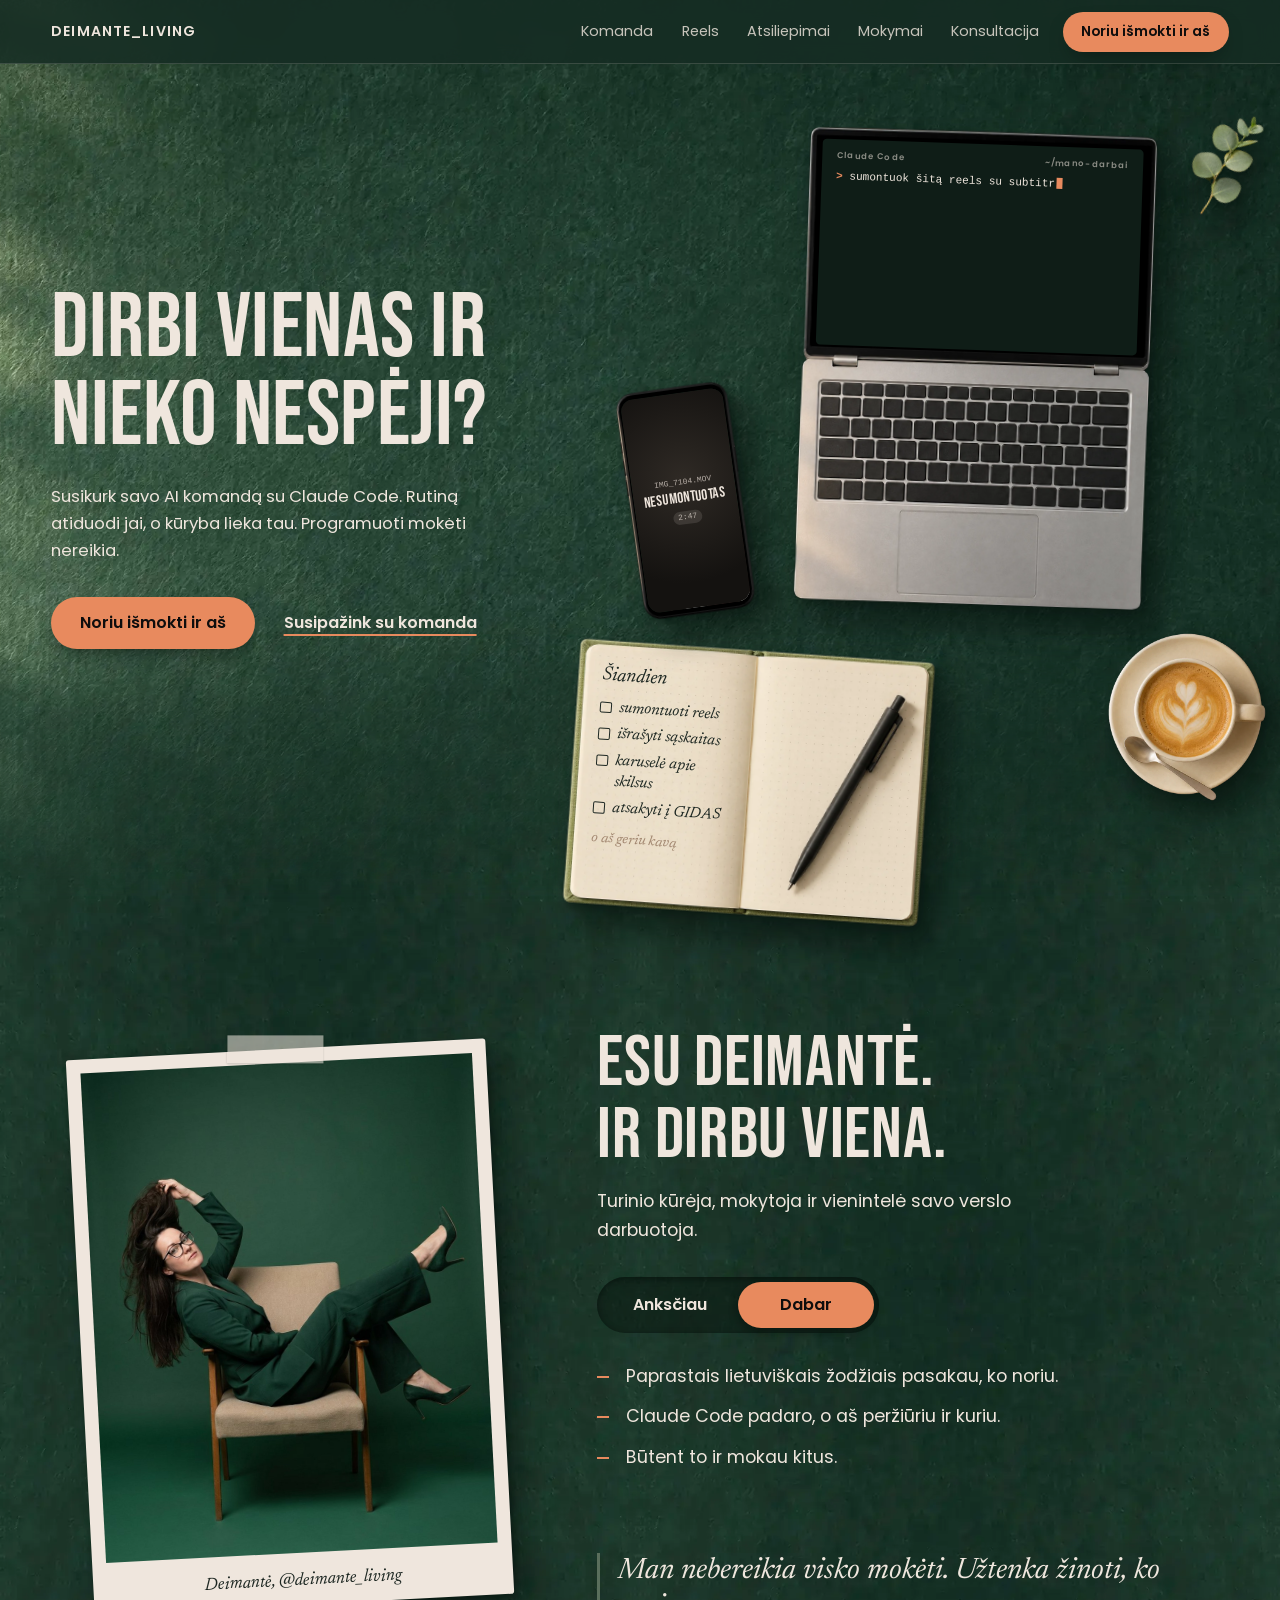
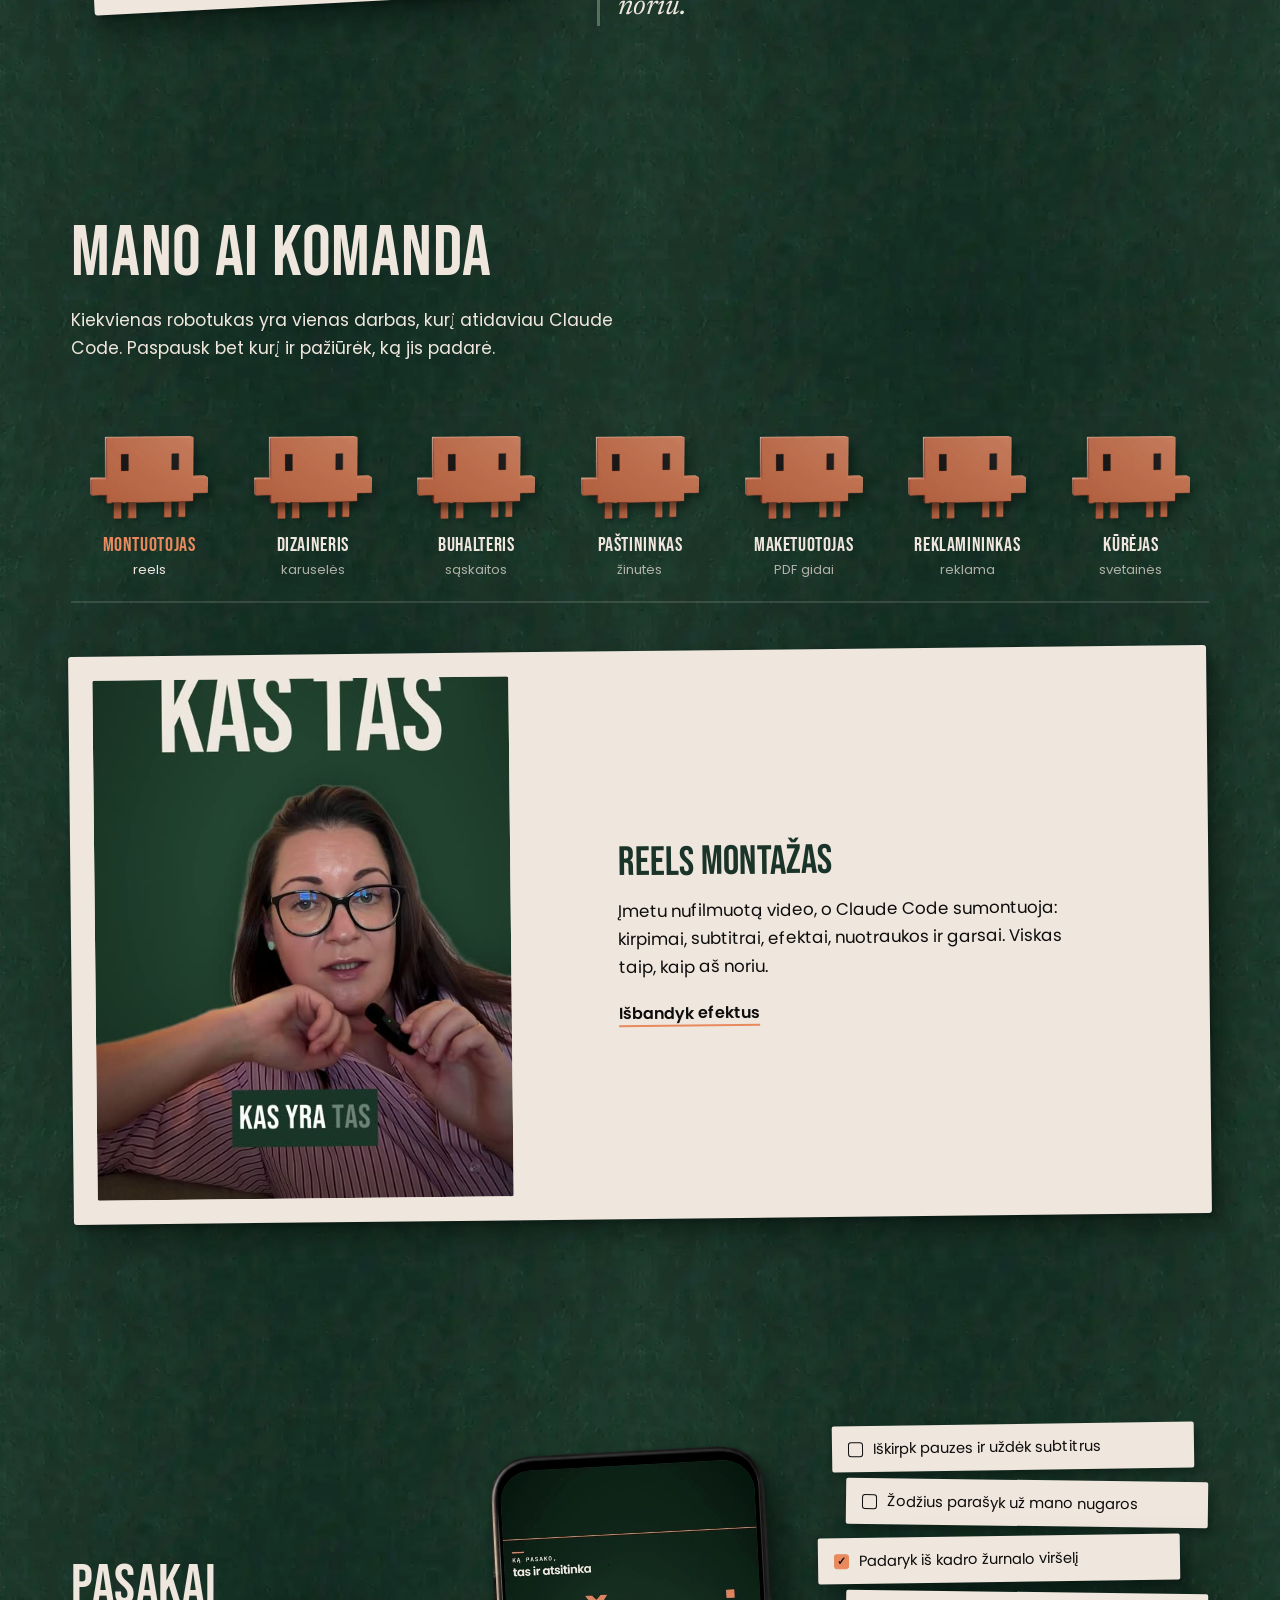
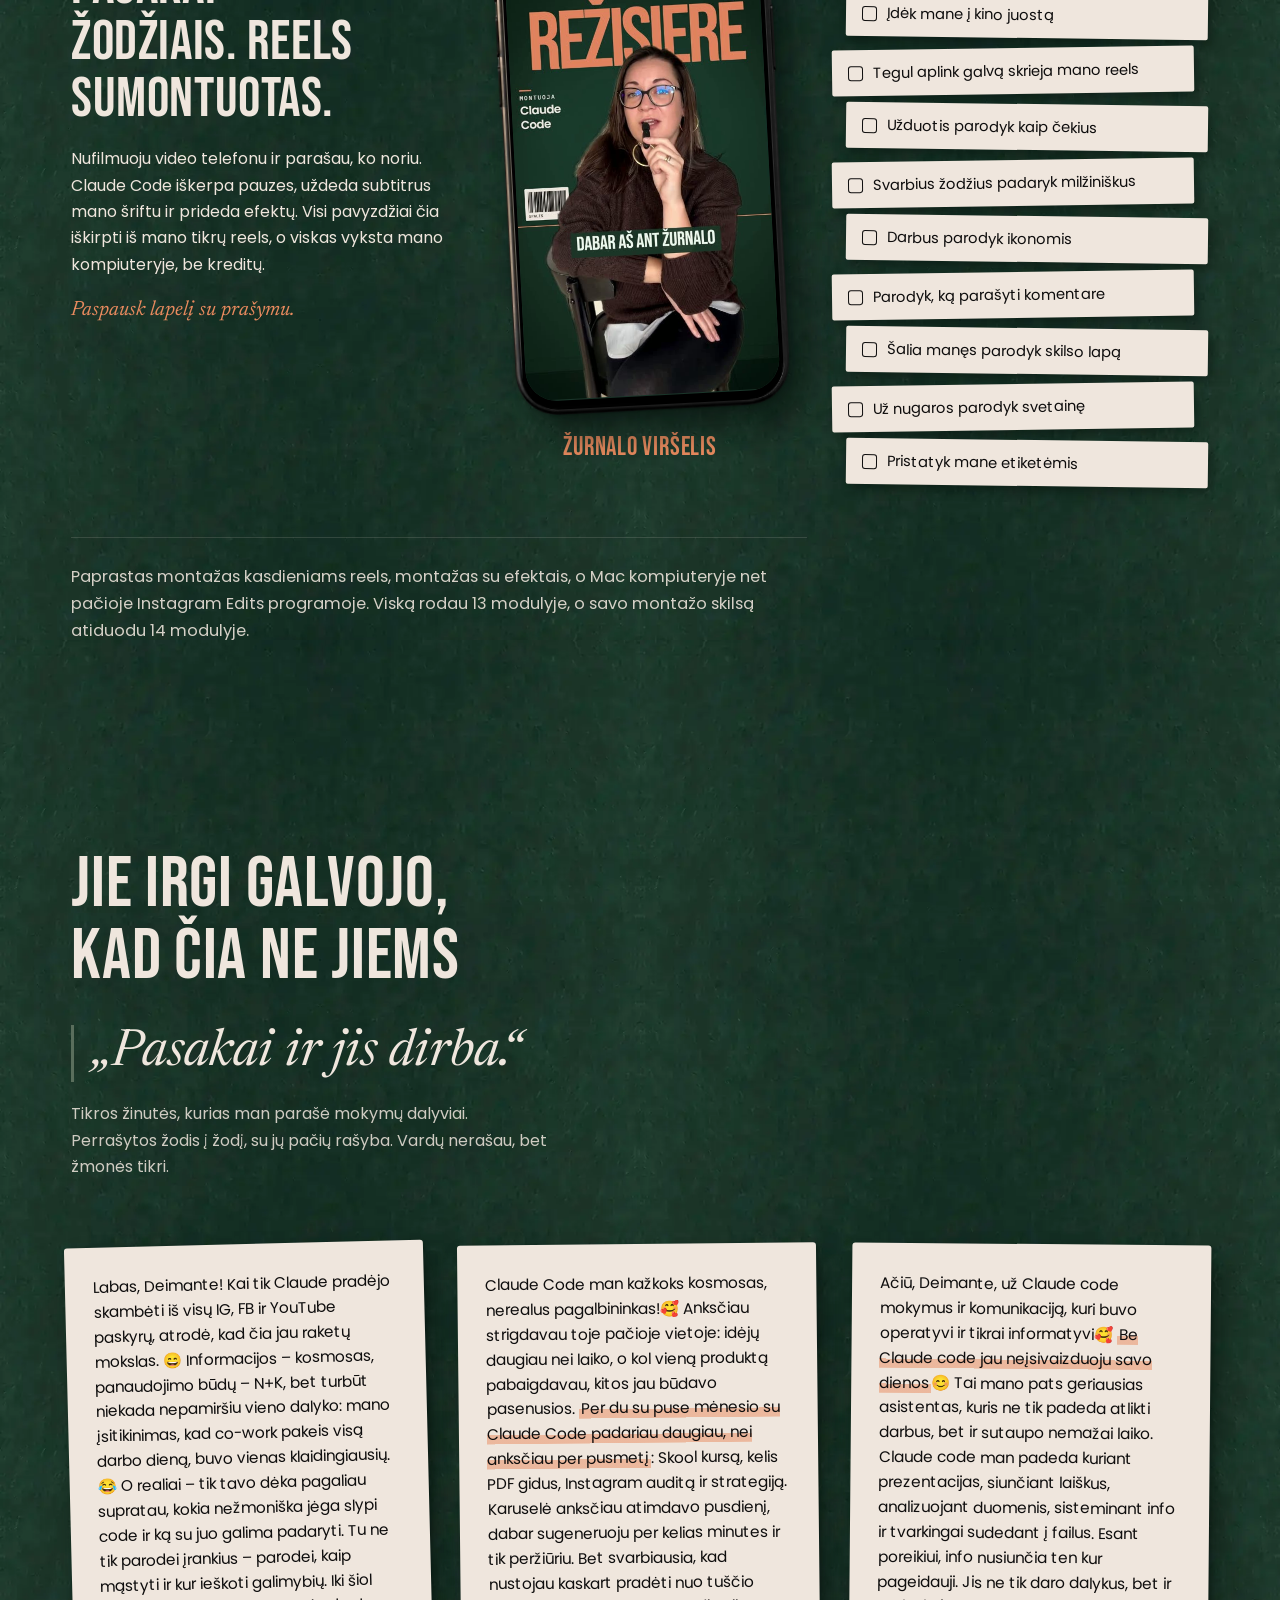
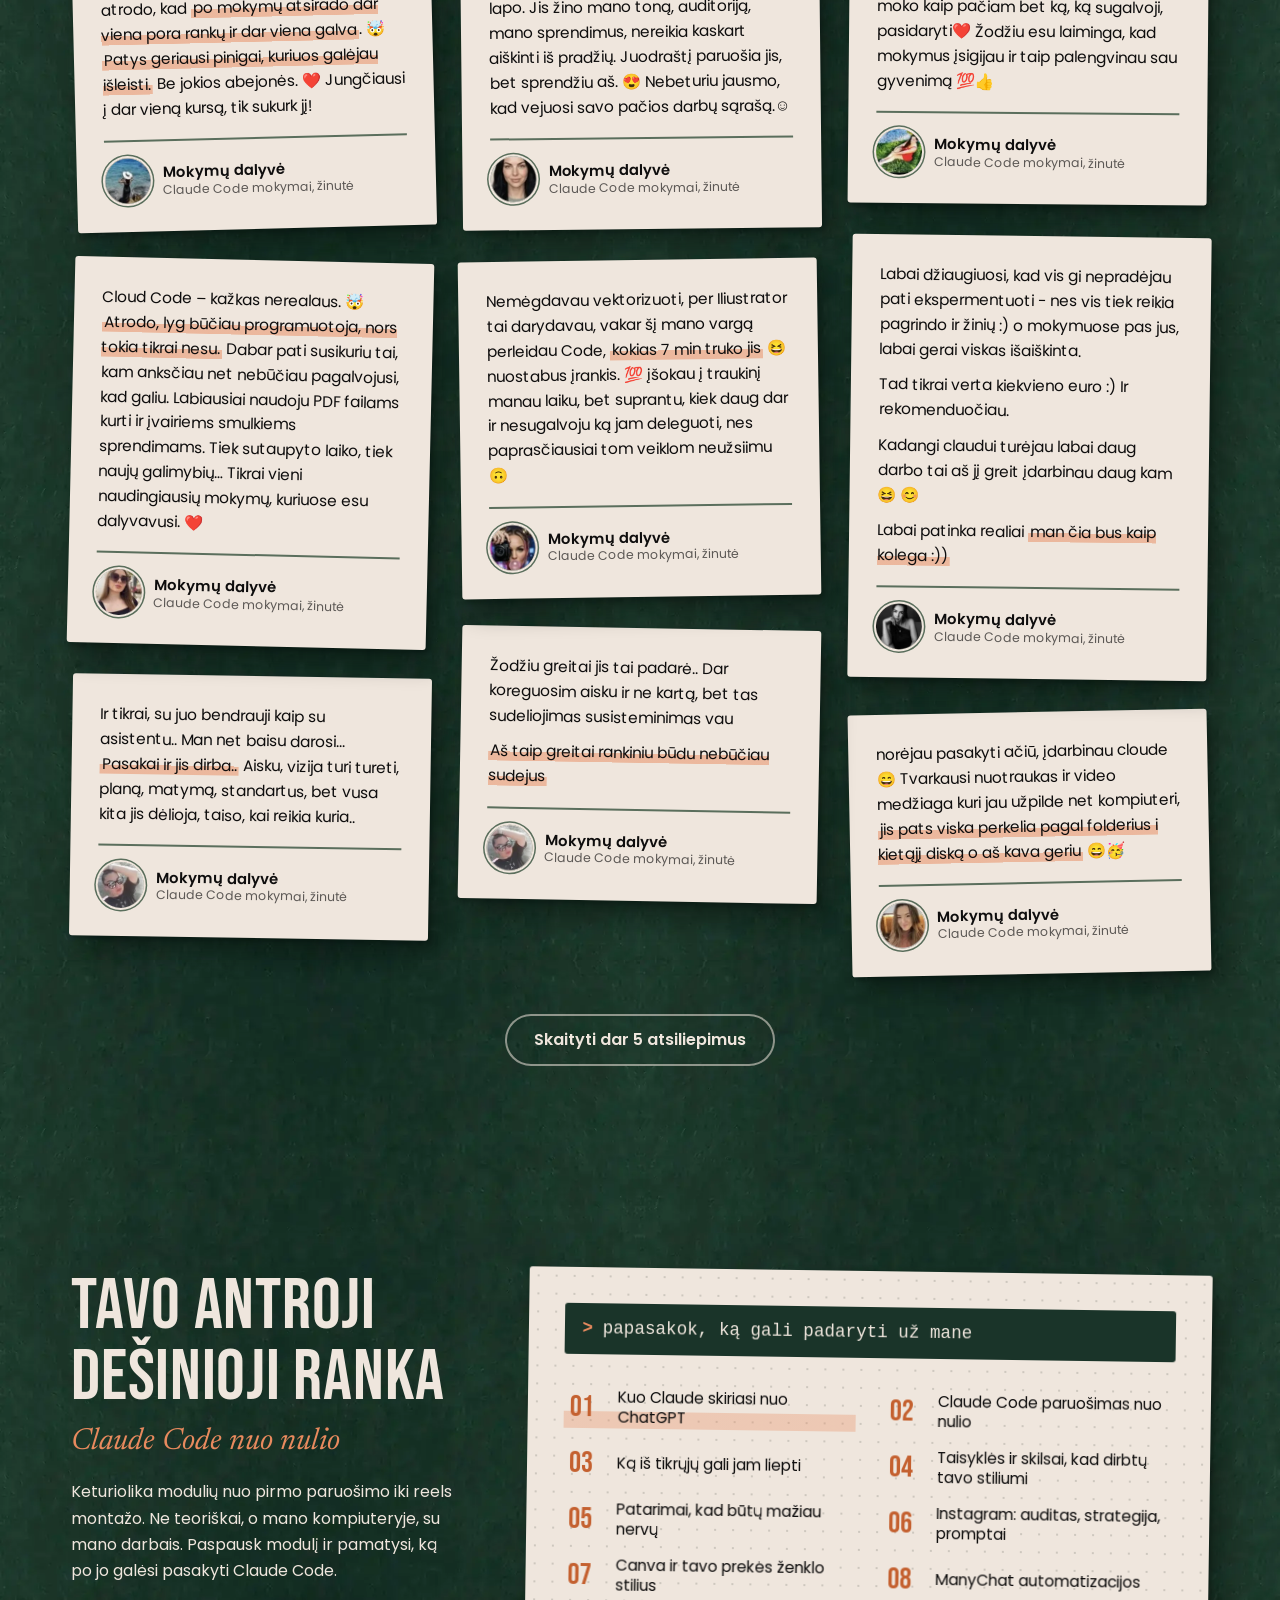
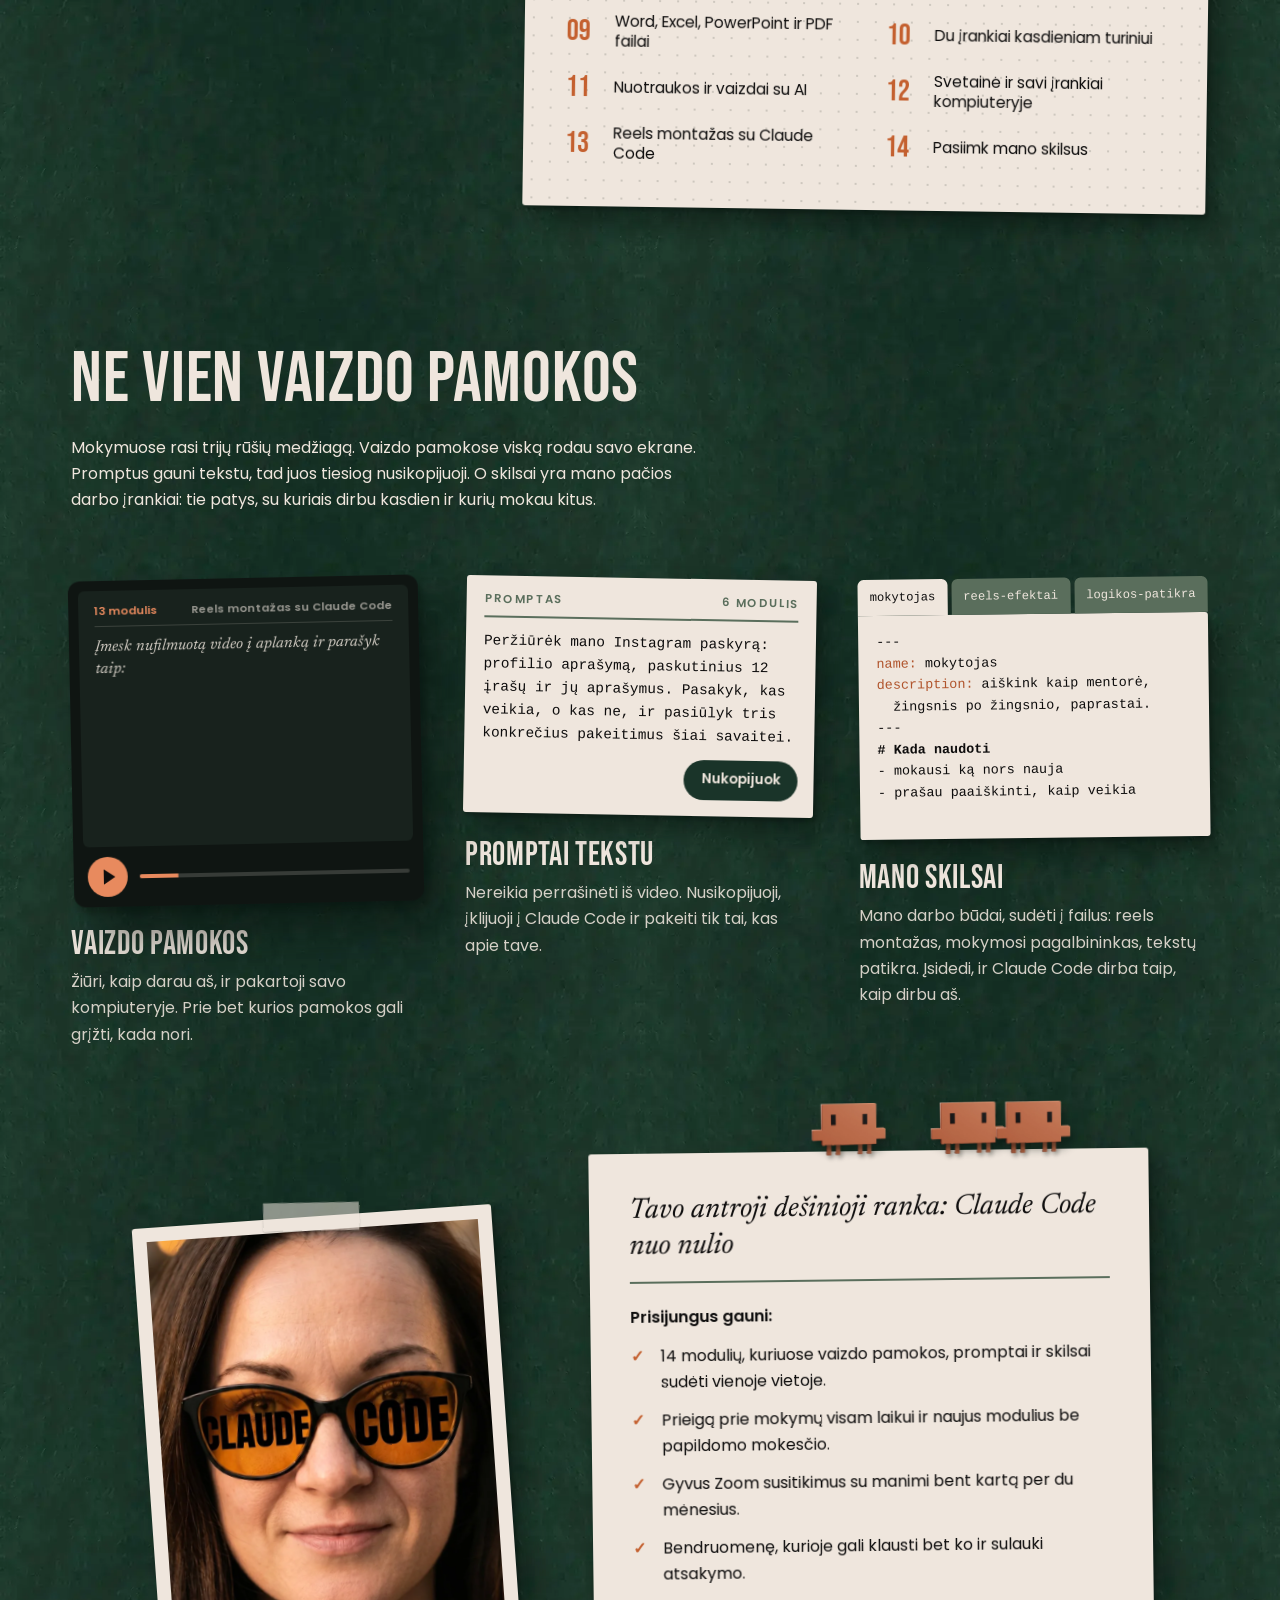
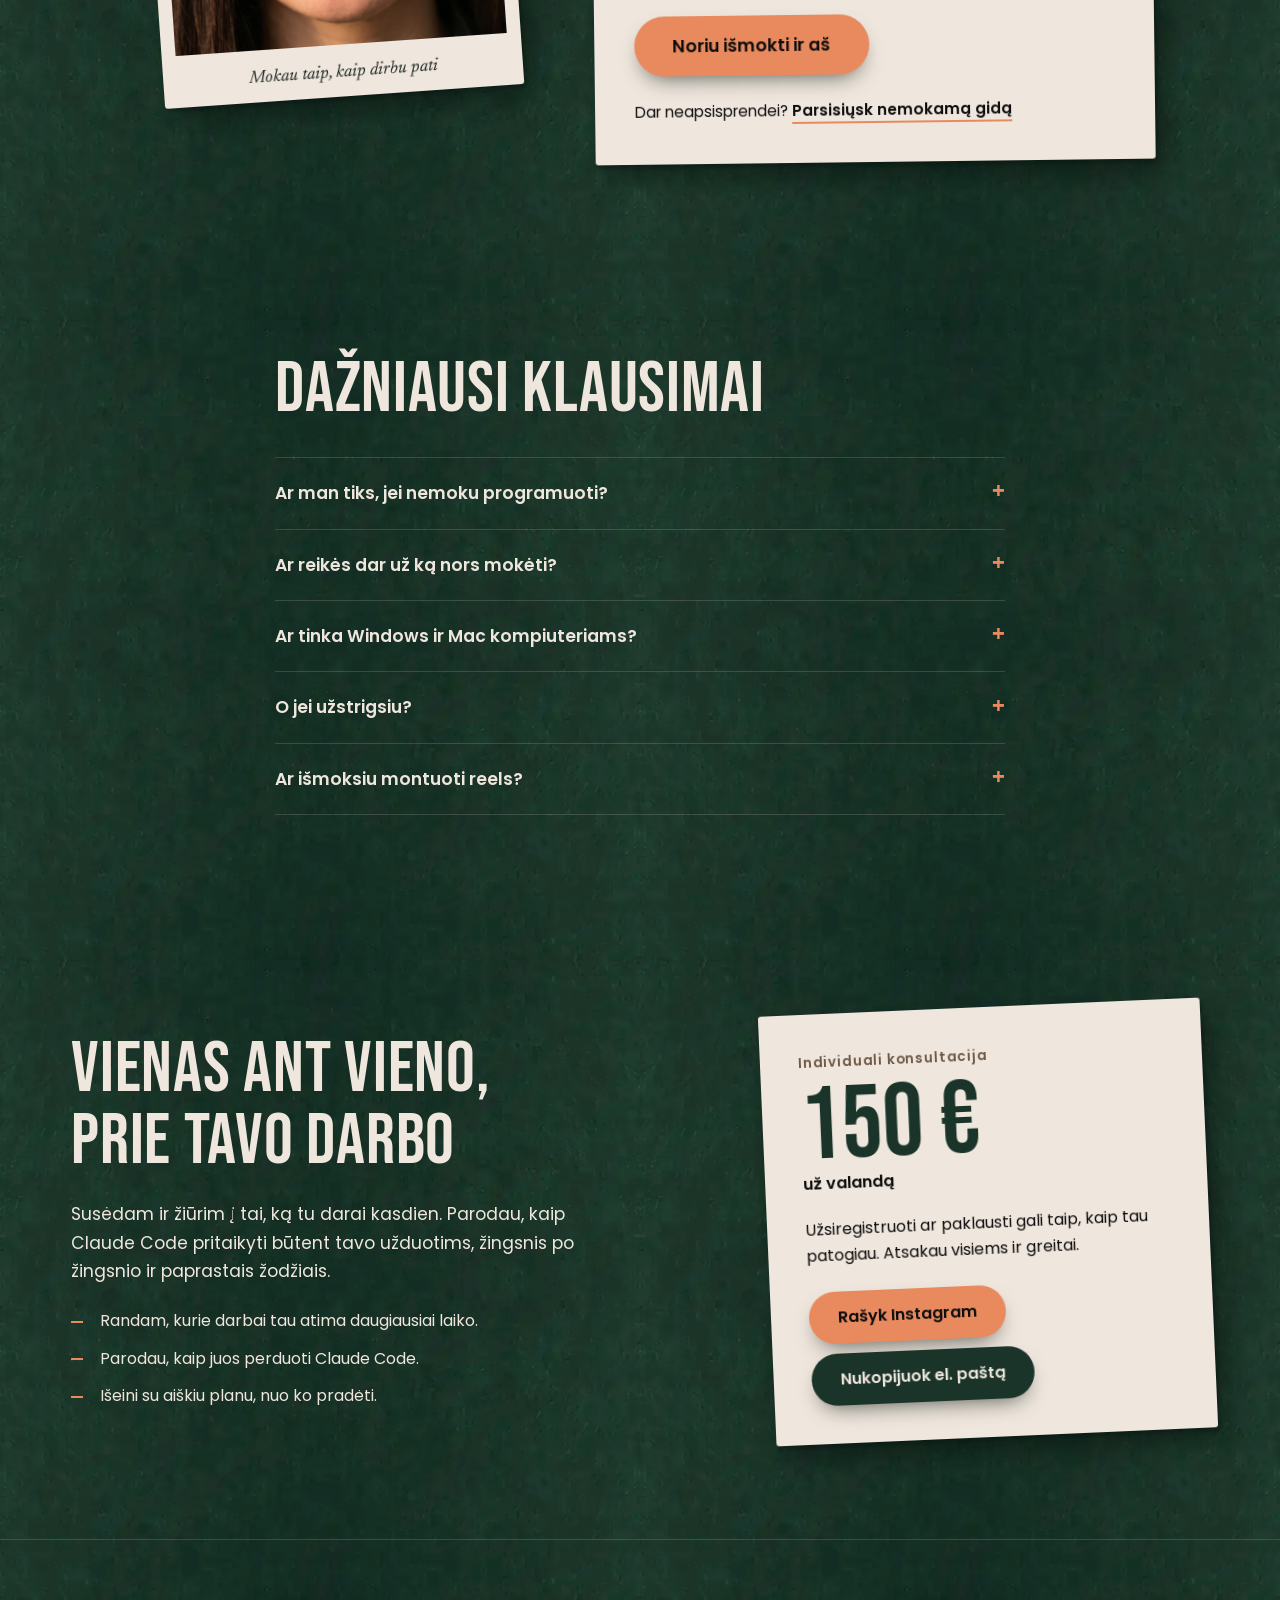
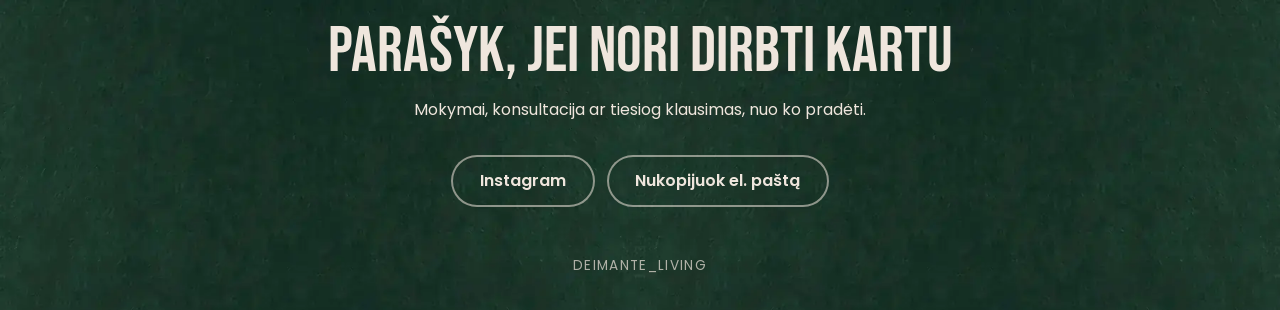
<file: index.html>
<!doctype html>
<html lang="lt">
<head>
<meta charset="utf-8">
<meta name="viewport" content="width=device-width, initial-scale=1">
<title>Dirbi vienas ir nieko nespėji? | @deimante_living</title>
<meta name="description" content="Susikurk savo AI komandą su Claude Code. Rutiną atiduodi jai, kūryba lieka tau. Mokymai lietuviškai, nuo nulio, programuoti mokėti nereikia.">
<meta name="theme-color" content="#1a3429">
<meta property="og:title" content="Dirbi vienas ir nieko nespėji? Susikurk savo AI komandą su Claude Code.">
<meta property="og:description" content="Reels montažas, karuselės, sąskaitos, automatinės žinutės ir net ši svetainė. Mokymai ir individualios konsultacijos. @deimante_living">
<meta property="og:image" content="media/portretas.jpg">
<link rel="preconnect" href="https://fonts.googleapis.com">
<link rel="preconnect" href="https://fonts.gstatic.com" crossorigin>
<link href="https://fonts.googleapis.com/css2?family=Bebas+Neue&family=Newsreader:ital,opsz,wght@1,6..72,400&family=Poppins:wght@400;600&display=swap" rel="stylesheet">
<link rel="preload" as="image" href="media/stalas/kilimelis.webp">
<link rel="stylesheet" href="style.css?v=stalas-15">
<!--
THESIS: svetainė yra Deimantės darbo stalas iš viršaus. Ne skyrių kaladė su kortelėmis, o vienas stalas, ant kurio Claude Code komanda (oranžiniai robotukai) atlieka tikrus darbus.
OWN-WORLD: gilios žalios veltinio kilimėlis per visą puslapį, tikri iškirpti daiktai su šešėliu į dešinę, kremo popieriaus lapai, oranžinė tik varnelėms, žymekliui ir mygtukui. Bebas, Poppins, Newsreader ranka rašytiems užrašams.
STORY: lankytojas mato, kaip prašymas kompiuteryje tampa daiktu ant stalo; susipažįsta su komanda; pamato reels efektus, atsiliepimus, 14 modulių; pamato, kad mokymuose yra vaizdo pamokos, promptai ir skilsai; spaudžia „Noriu išmokti ir aš“.
FIRST VIEWPORT: kairėje „DIRBI VIENAS IR NIEKO NESPĖJI?“, sakinys, oranžinis mygtukas; dešinėje kompiuteris su terminalu, telefonas su reels, knygelė su darbų sąrašu, kava. Daiktus galima tempti.
FORM: W5 „Darbo stalas iš viršaus“, 6-a struktūra iš 7, seed 96308478.
-->
</head>
<body>

<a class="praleisti" href="#turinys">Pereiti prie turinio</a>

<header class="juosta">
  <a class="juosta__vardas" href="#">DEIMANTE_LIVING</a>
  <nav class="juosta__meniu" aria-label="Pagrindinis meniu">
    <a href="#komanda">Komanda</a>
    <a href="#reels">Reels</a>
    <a href="#atsiliepimai">Atsiliepimai</a>
    <a href="#mokymai">Mokymai</a>
    <a href="#konsultacija">Konsultacija</a>
  </nav>
  <a class="mygtukas mygtukas--mazas" href="https://stan.store/deimante_living/p/tavo-antroji-deinioji-ranka" target="_blank" rel="noopener">Noriu išmokti ir aš</a>
</header>

<main id="turinys">

  <!-- 1. Stalas: prašymas kompiuteryje tampa daiktu ant stalo -->
  <section class="stalas" aria-labelledby="antraste">
    <div class="stalas__tekstas">
      <h1 id="antraste" class="stalas__antraste">Dirbi vienas ir nieko nespėji?</h1>
      <p class="stalas__sakinys">Susikurk savo AI komandą su Claude Code. Rutiną atiduodi jai, o kūryba lieka tau. Programuoti mokėti nereikia.</p>
      <div class="stalas__veiksmai">
        <a class="mygtukas" href="https://stan.store/deimante_living/p/tavo-antroji-deinioji-ranka" target="_blank" rel="noopener">Noriu išmokti ir aš</a>
        <a class="nuoroda" href="#komanda">Susipažink su komanda</a>
      </div>
    </div>

    <div class="scena" data-scena>
      <div class="daiktas daiktas--sakele" data-daiktas>
        <img src="media/stalas/sakele.webp" width="300" height="584" alt="" draggable="false">
      </div>

      <!-- popieriai išlenda iš po kompiuterio, kai darbas atliktas -->
      <div class="daiktas lapas--saskaita saskaitos" data-daiktas data-lapas="saskaitos" aria-hidden="true">
        <div class="saskaita saskaita--3">
          <p class="saskaita__pav">Sąskaita faktūra</p>
          <p class="saskaita__nr">Serija DL Nr. 0146 · 2026-11-10</p>
          <div class="saskaita__salys"><p><b>Pardavėja</b>Deimantė, individuali veikla</p><p><b>Pirkėjas</b>UAB „Pavyzdys“</p></div>
          <p class="saskaita__eilute"><span>Individuali konsultacija</span><span>150,00 €</span></p>
          <p class="saskaita__eilute saskaita__eilute--tuscia"><span></span><span></span></p>
          <p class="saskaita__viso"><span>Iš viso</span><span>150,00 €</span></p>
          <p class="saskaita__pdf">PDF</p>
        </div>
        <div class="saskaita saskaita--2">
          <p class="saskaita__pav">Sąskaita faktūra</p>
          <p class="saskaita__nr">Serija DL Nr. 0147 · 2026-11-11</p>
          <div class="saskaita__salys"><p><b>Pardavėja</b>Deimantė, individuali veikla</p><p><b>Pirkėjas</b>Klientė</p></div>
          <p class="saskaita__eilute"><span>Individuali konsultacija</span><span>300,00 €</span></p>
          <p class="saskaita__eilute saskaita__eilute--tuscia"><span></span><span></span></p>
          <p class="saskaita__viso"><span>Iš viso</span><span>300,00 €</span></p>
          <p class="saskaita__pdf">PDF</p>
        </div>
        <div class="saskaita saskaita--1">
          <p class="saskaita__pav">Sąskaita faktūra</p>
          <p class="saskaita__nr">Serija DL Nr. 0148 · 2026-11-12</p>
          <div class="saskaita__salys"><p><b>Pardavėja</b>Deimantė, individuali veikla</p><p><b>Pirkėjas</b>Klientas</p></div>
          <p class="saskaita__eilute"><span>Individuali konsultacija</span><span>150,00 €</span></p>
          <p class="saskaita__eilute saskaita__eilute--tuscia"><span></span><span></span></p>
          <p class="saskaita__viso"><span>Iš viso</span><span>150,00 €</span></p>
          <p class="saskaita__pdf">PDF</p>
        </div>
      </div>
      <figure class="daiktas lapas lapas--karusele" data-daiktas data-lapas="karusele" aria-hidden="true">
        <img src="media/karusele.jpg" width="900" height="1125" alt="" draggable="false">
      </figure>

      <div class="daiktas daiktas--kompiuteris" data-daiktas>
        <img src="media/stalas/kompiuteris.webp" width="1000" height="1356" alt="Atidarytas kompiuteris ant žalio stalo" draggable="false">
        <div class="kompiuteris__ekranas" aria-live="polite">
          <p class="ekranas__galva"><span>Claude Code</span><span>~/mano-darbai</span></p>
          <div class="ekranas__eilutes" data-terminalas></div>
        </div>
      </div>

      <div class="daiktas daiktas--telefonas" data-daiktas>
        <img src="media/stalas/telefonas.webp" width="480" height="957" alt="Telefonas, kuriame groja sumontuotas reels" draggable="false">
        <div class="telefonas__ekranas">
          <video data-telefonas muted playsinline loop preload="none" poster="media/efektai2/ka-pasakau.jpg" aria-hidden="true"></video>
          <p class="telefonas__zalia" aria-hidden="true"><span>IMG_7104.MOV</span><span>nesumontuotas</span><span>2:47</span></p>
        </div>
      </div>

      <div class="daiktas daiktas--knygele" data-daiktas>
        <img src="media/stalas/knygele.webp" width="1000" height="746" alt="" draggable="false">
        <div class="knygele__lapas">
          <p class="knygele__data">Šiandien</p>
          <ul class="knygele__sarasas">
            <li data-uzduotis="reels">sumontuoti reels</li>
            <li data-uzduotis="saskaitos">išrašyti sąskaitas</li>
            <li data-uzduotis="karusele">karuselė apie skilsus</li>
            <li data-uzduotis="zinutes">atsakyti į GIDAS</li>
          </ul>
          <p class="knygele__pastaba">o aš geriu kavą</p>
        </div>
      </div>

      <div class="daiktas daiktas--puodelis" data-daiktas>
        <img src="media/stalas/puodelis.webp" width="520" height="552" alt="" draggable="false">
      </div>
    </div>
  </section>

  <!-- 2. Anksčiau ir dabar -->
  <section class="istorija" aria-labelledby="istorija-antraste">
    <figure class="nuotrauka">
      <img src="media/portretas.jpg" width="928" height="1152" alt="Deimantė tamsiai žaliu kostiumu sėdi ant kėdės" loading="lazy">
      <figcaption>Deimantė, @deimante_living</figcaption>
    </figure>
    <div class="istorija__tekstas">
      <h2 id="istorija-antraste" class="antraste">Esu Deimantė. Ir dirbu viena.</h2>
      <p class="istorija__ivadas">Turinio kūrėja, mokytoja ir vienintelė savo verslo darbuotoja.</p>

      <div class="jungiklis" role="group" aria-label="Kaip dirbu">
        <button type="button" class="jungiklis__mygtukas" data-laikas="anksciau" aria-pressed="false">Anksčiau</button>
        <button type="button" class="jungiklis__mygtukas" data-laikas="dabar" aria-pressed="true">Dabar</button>
        <span class="jungiklis__rutulys" aria-hidden="true"></span>
      </div>
      <div class="laikai">
        <ul class="laikas" data-laikas-turinys="anksciau" hidden>
          <li>Tekstus, dizainą, sąskaitas ir marketingą dariau pati.</li>
          <li>Kiekvienam darbui reikėjo daug žinoti ir daug mokėti.</li>
          <li>Laiko turėjau tik nuo 9 iki 15 val.</li>
        </ul>
        <ul class="laikas" data-laikas-turinys="dabar">
          <li>Paprastais lietuviškais žodžiais pasakau, ko noriu.</li>
          <li>Claude Code padaro, o aš peržiūriu ir kuriu.</li>
          <li>Būtent to ir mokau kitus.</li>
        </ul>
      </div>
      <blockquote class="citata">Man nebereikia visko mokėti. Užtenka žinoti, ko noriu.</blockquote>
    </div>
  </section>

  <!-- 3. Komanda: kiekvienas robotukas yra vienas darbas -->
  <section class="komanda" id="komanda" aria-labelledby="komanda-antraste">
    <div class="komanda__galva">
      <h2 id="komanda-antraste" class="antraste">Mano AI komanda</h2>
      <p>Kiekvienas robotukas yra vienas darbas, kurį atidaviau Claude Code. Paspausk bet kurį ir pažiūrėk, ką jis padarė.</p>
    </div>

    <ul class="robotai" data-robotai>
      <li><button type="button" class="robotas-mygtukas" data-darbas="montuotojas" aria-pressed="true"><span class="robotas" aria-hidden="true"></span><span class="robotas__vardas">Montuotojas</span><span class="robotas__darbas">reels</span></button></li>
      <li><button type="button" class="robotas-mygtukas" data-darbas="dizaineris" aria-pressed="false"><span class="robotas" aria-hidden="true"></span><span class="robotas__vardas">Dizaineris</span><span class="robotas__darbas">karuselės</span></button></li>
      <li><button type="button" class="robotas-mygtukas" data-darbas="buhalteris" aria-pressed="false"><span class="robotas" aria-hidden="true"></span><span class="robotas__vardas">Buhalteris</span><span class="robotas__darbas">sąskaitos</span></button></li>
      <li><button type="button" class="robotas-mygtukas" data-darbas="pastininkas" aria-pressed="false"><span class="robotas" aria-hidden="true"></span><span class="robotas__vardas">Paštininkas</span><span class="robotas__darbas">žinutės</span></button></li>
      <li><button type="button" class="robotas-mygtukas" data-darbas="maketuotojas" aria-pressed="false"><span class="robotas" aria-hidden="true"></span><span class="robotas__vardas">Maketuotojas</span><span class="robotas__darbas">PDF gidai</span></button></li>
      <li><button type="button" class="robotas-mygtukas" data-darbas="reklamininkas" aria-pressed="false"><span class="robotas" aria-hidden="true"></span><span class="robotas__vardas">Reklamininkas</span><span class="robotas__darbas">reklama</span></button></li>
      <li><button type="button" class="robotas-mygtukas" data-darbas="kurejas" aria-pressed="false"><span class="robotas" aria-hidden="true"></span><span class="robotas__vardas">Kūrėjas</span><span class="robotas__darbas">svetainės</span></button></li>
    </ul>

    <div class="eksponatas" aria-live="polite">
      <article class="darbas" data-darbas-turinys="montuotojas">
        <div class="darbas__vaizdas darbas__vaizdas--stati"><video data-matomas muted playsinline loop preload="none" poster="media/efektai2/skillsai.jpg" aria-label="Sumontuotas reels „Kas tas skilsas?“"><source src="media/efektai2/skillsai.mp4" type="video/mp4"></video></div>
        <div class="darbas__tekstas">
          <h3>Reels montažas</h3>
          <p>Įmetu nufilmuotą video, o Claude Code sumontuoja: kirpimai, subtitrai, efektai, nuotraukos ir garsai. Viskas taip, kaip aš noriu.</p>
          <a class="nuoroda" href="#reels">Išbandyk efektus</a>
        </div>
      </article>
      <article class="darbas" data-darbas-turinys="dizaineris" hidden>
        <div class="darbas__vaizdas darbas__vaizdas--stati"><img src="media/karusele.jpg" width="900" height="1125" alt="Karuselės viršelis „Pradėjau nuo kito galo“" loading="lazy"></div>
        <div class="darbas__tekstas">
          <h3>Karuselės su mano nuotraukomis</h3>
          <p>Aprašau idėją, o skaidres su mano šriftais ir spalvomis sudeda Claude Code. Man lieka pasirinkti nuotrauką ir paskelbti.</p>
        </div>
      </article>
      <article class="darbas" data-darbas-turinys="buhalteris" hidden>
        <div class="darbas__vaizdas darbas__vaizdas--saskaitos" role="img" aria-label="Trys pavyzdinės sąskaitos faktūros">
          <div class="saskaitos--padetos saskaitos">
        <div class="saskaita saskaita--3">
          <p class="saskaita__pav">Sąskaita faktūra</p>
          <p class="saskaita__nr">Serija DL Nr. 0146 · 2026-11-10</p>
          <div class="saskaita__salys"><p><b>Pardavėja</b>Deimantė, individuali veikla</p><p><b>Pirkėjas</b>UAB „Pavyzdys“</p></div>
          <p class="saskaita__eilute"><span>Individuali konsultacija</span><span>150,00 €</span></p>
          <p class="saskaita__eilute saskaita__eilute--tuscia"><span></span><span></span></p>
          <p class="saskaita__viso"><span>Iš viso</span><span>150,00 €</span></p>
          <p class="saskaita__pdf">PDF</p>
        </div>
        <div class="saskaita saskaita--2">
          <p class="saskaita__pav">Sąskaita faktūra</p>
          <p class="saskaita__nr">Serija DL Nr. 0147 · 2026-11-11</p>
          <div class="saskaita__salys"><p><b>Pardavėja</b>Deimantė, individuali veikla</p><p><b>Pirkėjas</b>Klientė</p></div>
          <p class="saskaita__eilute"><span>Individuali konsultacija</span><span>300,00 €</span></p>
          <p class="saskaita__eilute saskaita__eilute--tuscia"><span></span><span></span></p>
          <p class="saskaita__viso"><span>Iš viso</span><span>300,00 €</span></p>
          <p class="saskaita__pdf">PDF</p>
        </div>
        <div class="saskaita saskaita--1">
          <p class="saskaita__pav">Sąskaita faktūra</p>
          <p class="saskaita__nr">Serija DL Nr. 0148 · 2026-11-12</p>
          <div class="saskaita__salys"><p><b>Pardavėja</b>Deimantė, individuali veikla</p><p><b>Pirkėjas</b>Klientas</p></div>
          <p class="saskaita__eilute"><span>Individuali konsultacija</span><span>150,00 €</span></p>
          <p class="saskaita__eilute saskaita__eilute--tuscia"><span></span><span></span></p>
          <p class="saskaita__viso"><span>Iš viso</span><span>150,00 €</span></p>
          <p class="saskaita__pdf">PDF</p>
        </div>
      </div>
        </div>
        <div class="darbas__tekstas">
          <h3>Sąskaitos faktūros</h3>
          <p>Programėlė iš Stan pardavimų failo išrašo sąskaitas PDF formatu ir veda jų žurnalą. Programėlę sukūrė Claude Code.</p>
        </div>
      </article>
      <article class="darbas" data-darbas-turinys="pastininkas" hidden>
        <div class="darbas__vaizdas darbas__vaizdas--zodis"><p aria-hidden="true">GIDAS</p></div>
        <div class="darbas__tekstas">
          <h3>Automatinės žinutės</h3>
          <p>Parašai komentare GIDAS ir iškart gauni žinutę su nuoroda. Automatiką ManyChat programoje sustatė Claude Code.</p>
        </div>
      </article>
      <article class="darbas" data-darbas-turinys="maketuotojas" hidden>
        <div class="darbas__vaizdas darbas__vaizdas--pora">
          <img src="media/gidas.jpg" width="775" height="1096" alt="Gido „Antroji dešinioji ranka“ viršelis" loading="lazy">
          <img src="media/dovana.jpg" width="700" height="990" alt="Dovanos „Trys darbuotojai“ pirmas puslapis" loading="lazy">
        </div>
        <div class="darbas__tekstas">
          <h3>Gidai PDF formatu</h3>
          <p>21 puslapio gidas ir 9 puslapių dovana, sumaketuoti su mano nuotraukomis ir veikiančiais mygtukais.</p>
        </div>
      </article>
      <article class="darbas" data-darbas-turinys="reklamininkas" hidden>
        <div class="darbas__vaizdas darbas__vaizdas--stati"><video data-matomas muted playsinline loop preload="none" poster="media/meta-higgsfield.jpg" aria-label="Ant skardinės „Mėta“ krenta apelsinų skiltelės ir mėtų lapeliai"><source src="media/meta-higgsfield.mp4" type="video/mp4"></video></div>
        <div class="darbas__tekstas">
          <h3>Reklama be fotostudijos</h3>
          <p>Šio gėrimo nėra. Jį sugalvojo Claude Code, o video sukūrė prijungęs Higgsfield. Lygiai taip pat ir tu gali susikurti judančią reklamą savo produktui.</p>
        </div>
      </article>
      <article class="darbas" data-darbas-turinys="kurejas" hidden>
        <div class="darbas__vaizdas darbas__vaizdas--zodis darbas__vaizdas--svetaine"><p aria-hidden="true">IR ŠI<br>SVETAINĖ.</p></div>
        <div class="darbas__tekstas">
          <h3>Svetainės ir savi įrankiai</h3>
          <p>Šią svetainę irgi sukūrė Claude Code. Man tereikėjo pasakyti, ko noriu, ir nuspręsti, kas patinka.</p>
        </div>
      </article>
    </div>
  </section>

  <!-- 4. Reels montažas: prašymo lapelis telefone virsta efektu -->
  <section class="reels" id="reels" aria-labelledby="reels-antraste">
    <div class="reels__tekstas">
      <h2 id="reels-antraste" class="antraste">Pasakai žodžiais. Reels sumontuotas.</h2>
      <p>Nufilmuoju video telefonu ir parašau, ko noriu. Claude Code iškerpa pauzes, uždeda subtitrus mano šriftu ir prideda efektų. Visi pavyzdžiai čia iškirpti iš mano tikrų reels, o viskas vyksta mano kompiuteryje, be kreditų.</p>
      <p class="reels__atsakymas" data-atsakymas aria-live="polite">Paspausk lapelį su prašymu.</p>
    </div>

    <div class="reels__telefonas">
      <div class="didelis-telefonas">
        <img src="media/stalas/telefonas.webp" width="480" height="957" alt="" draggable="false">
        <div class="didelis-telefonas__ekranas">
          <video class="efektas" muted playsinline loop preload="none" poster="media/efektai2/zurnalo-virselis.jpg" aria-hidden="true"></video>
          <video class="efektas" muted playsinline loop preload="none" aria-hidden="true"></video>
        </div>
      </div>
      <p class="reels__pavadinimas" data-efektas>Žurnalo viršelis</p>
    </div>

    <ul class="lapeliai" aria-label="Prašymai Claude Code">
      <li><button type="button" data-efektas-video="paprastas-montazas" data-pavadinimas="Paprastas montažas" data-atsakymas="pauzės iškirptos, subtitrai uždėti." aria-pressed="false">Iškirpk pauzes ir uždėk subtitrus</button></li>
      <li><button type="button" data-efektas-video="zodziai-uz-galvos" data-pavadinimas="Žodžiai už nugaros" data-atsakymas="žodžiai atsirado už tavo nugaros." aria-pressed="false">Žodžius parašyk už mano nugaros</button></li>
      <li><button type="button" data-efektas-video="zurnalo-virselis" data-pavadinimas="Žurnalo viršelis" data-atsakymas="kadras tapo žurnalo viršeliu." aria-pressed="true">Padaryk iš kadro žurnalo viršelį</button></li>
      <li><button type="button" data-efektas-video="kino-juosta" data-pavadinimas="Kino juosta ir rodyklė" data-atsakymas="tu kino juostoje, o rodyklė rodo tave." aria-pressed="false">Įdėk mane į kino juostą</button></li>
      <li><button type="button" data-efektas-video="reels-aplink-galva" data-pavadinimas="Reels aplink galvą" data-atsakymas="tavo reels skrieja aplink galvą." aria-pressed="false">Tegul aplink galvą skrieja mano reels</button></li>
      <li><button type="button" data-efektas-video="cekiai" data-pavadinimas="Užduotys kaip čekiai" data-atsakymas="kiekviena užduotis išspausdinta kaip čekis." aria-pressed="false">Užduotis parodyk kaip čekius</button></li>
      <li><button type="button" data-efektas-video="milziniski-subtitrai" data-pavadinimas="Milžiniški subtitrai" data-atsakymas="svarbiausi žodžiai per visą ekraną." aria-pressed="false">Svarbius žodžius padaryk milžiniškus</button></li>
      <li><button type="button" data-efektas-video="ikonu-juosta" data-pavadinimas="Darbai ikonomis" data-atsakymas="darbai sudėti į ikonų juostą." aria-pressed="false">Darbus parodyk ikonomis</button></li>
      <li><button type="button" data-efektas-video="komentaro-laukelis" data-pavadinimas="Komentaro laukelis" data-atsakymas="laukelyje pats rašosi komentaras." aria-pressed="false">Parodyk, ką parašyti komentare</button></li>
      <li><button type="button" data-efektas-video="skilso-lapas" data-pavadinimas="Skilso lapas" data-atsakymas="šalia tavęs atsirado skilso lapas." aria-pressed="false">Šalia manęs parodyk skilso lapą</button></li>
      <li><button type="button" data-efektas-video="github-uz-nugaros" data-pavadinimas="Svetainė už nugaros" data-atsakymas="už tavo nugaros atsidarė svetainė." aria-pressed="false">Už nugaros parodyk svetainę</button></li>
      <li><button type="button" data-efektas-video="etiketes" data-pavadinimas="Antraštė su etiketėmis" data-atsakymas="tave pristato etiketės." aria-pressed="false">Pristatyk mane etiketėmis</button></li>
    </ul>

    <p class="reels__budai">Paprastas montažas kasdieniams reels, montažas su efektais, o Mac kompiuteryje net pačioje Instagram Edits programoje. Viską rodau 13 modulyje, o savo montažo skilsą atiduodu 14 modulyje.</p>
  </section>

  <!-- 5. Atsiliepimai: tikros žinutės, išbarstytos ant stalo -->
  <section class="atsiliepimai" id="atsiliepimai" aria-labelledby="atsiliepimai-antraste">
    <div class="atsiliepimai__galva">
      <h2 id="atsiliepimai-antraste" class="antraste">Jie irgi galvojo, kad čia ne jiems</h2>
      <blockquote class="citata citata--didele">„Pasakai ir jis dirba.“</blockquote>
      <p class="atsiliepimai__po">Tikros žinutės, kurias man parašė mokymų dalyviai. Perrašytos žodis į žodį, su jų pačių rašyba. Vardų nerašau, bet žmonės tikri.</p>
    </div>

    <ul class="laiskai">
      <li class="laiskas" style="--r:-1.4deg">
        <blockquote><p>Labas, Deimante! Kai tik Claude pradėjo skambėti iš visų IG, FB ir YouTube paskyrų, atrodė, kad čia jau raketų mokslas. 😄 Informacijos – kosmosas, panaudojimo būdų – N+K, bet turbūt niekada nepamiršiu vieno dalyko: mano įsitikinimas, kad co-work pakeis visą darbo dieną, buvo vienas klaidingiausių. 😂 O realiai – tik tavo dėka pagaliau supratau, kokia nežmoniška jėga slypi code ir ką su juo galima padaryti. Tu ne tik parodei įrankius – parodei, kaip mąstyti ir kur ieškoti galimybių. Iki šiol atrodo, kad <mark>po mokymų atsirado dar viena pora rankų ir dar viena galva</mark>. 🤯 <mark>Patys geriausi pinigai, kuriuos galėjau išleisti.</mark> Be jokios abejonės. ❤️ Jungčiausi į dar vieną kursą, tik sukurk jį!</p></blockquote>
        <p class="laiskas__autorius"><img src="media/atsiliepimai/av/10.webp" width="48" height="48" alt="" loading="lazy"><span>Mokymų dalyvė<small>Claude Code mokymai, žinutė</small></span></p>
      </li>
      <li class="laiskas" style="--r:0.9deg">
        <blockquote><p>Ir tikrai, su juo bendrauji kaip su asistentu.. Man net baisu darosi... <mark>Pasakai ir jis dirba..</mark> Aisku, vizija turi tureti, planą, matymą, standartus, bet vusa kita jis dėlioja, taiso, kai reikia kuria..</p></blockquote>
        <p class="laiskas__autorius"><img src="media/atsiliepimai/av/14.webp" width="48" height="48" alt="" loading="lazy"><span>Mokymų dalyvė<small>Claude Code mokymai, žinutė</small></span></p>
      </li>
      <li class="laiskas" style="--r:-0.6deg">
        <blockquote><p>Claude Code man kažkoks kosmosas, nerealus pagalbininkas!🥰 Anksčiau strigdavau toje pačioje vietoje: idėjų daugiau nei laiko, o kol vieną produktą pabaigdavau, kitos jau būdavo pasenusios. <mark>Per du su puse mėnesio su Claude Code padariau daugiau, nei anksčiau per pusmetį</mark>: Skool kursą, kelis PDF gidus, Instagram auditą ir strategiją. Karuselė anksčiau atimdavo pusdienį, dabar sugeneruoju per kelias minutes ir tik peržiūriu. Bet svarbiausia, kad nustojau kaskart pradėti nuo tuščio lapo. Jis žino mano toną, auditoriją, mano sprendimus, nereikia kaskart aiškinti iš pradžių. Juodraštį paruošia jis, bet sprendžiu aš. 😍 Nebeturiu jausmo, kad vejuosi savo pačios darbų sąrašą.☺️</p></blockquote>
        <p class="laiskas__autorius"><img src="media/atsiliepimai/av/08.webp" width="48" height="48" alt="" loading="lazy"><span>Mokymų dalyvė<small>Claude Code mokymai, žinutė</small></span></p>
      </li>
      <li class="laiskas" style="--r:1.3deg">
        <blockquote><p>Cloud Code – kažkas nerealaus. 🤯 <mark>Atrodo, lyg būčiau programuotoja, nors tokia tikrai nesu.</mark> Dabar pati susikuriu tai, kam anksčiau net nebūčiau pagalvojusi, kad galiu. Labiausiai naudoju PDF failams kurti ir įvairiems smulkiems sprendimams. Tiek sutaupyto laiko, tiek naujų galimybių… Tikrai vieni naudingiausių mokymų, kuriuose esu dalyvavusi. ❤️</p></blockquote>
        <p class="laiskas__autorius"><img src="media/atsiliepimai/av/03.webp" width="48" height="48" alt="" loading="lazy"><span>Mokymų dalyvė<small>Claude Code mokymai, žinutė</small></span></p>
      </li>
      <li class="laiskas" style="--r:-1.1deg">
        <blockquote><p>norėjau pasakyti ačiū, įdarbinau cloude 😄 Tvarkausi nuotraukas ir video medžiaga kuri jau užpilde net kompiuteri, <mark>jis pats viska perkelia pagal folderius i kietąjį diską o aš kava geriu</mark> 😄🥳</p></blockquote>
        <p class="laiskas__autorius"><img src="media/atsiliepimai/av/12.webp" width="48" height="48" alt="" loading="lazy"><span>Mokymų dalyvė<small>Claude Code mokymai, žinutė</small></span></p>
      </li>
      <li class="laiskas" style="--r:0.5deg">
        <blockquote><p>Ačiū, Deimante, už Claude code mokymus ir komunikaciją, kuri buvo operatyvi ir tikrai informatyvi🥰 <mark>Be Claude code jau neįsivaizduoju savo dienos</mark>😊 Tai mano pats geriausias asistentas, kuris ne tik padeda atlikti darbus, bet ir sutaupo nemažai laiko. Claude code man padeda kuriant prezentacijas, siunčiant laiškus, analizuojant duomenis, sisteminant info ir tvarkingai sudedant į failus. Esant poreikiui, info nusiunčia ten kur pageidauji. Jis ne tik daro dalykus, bet ir moko kaip pačiam bet ką, ką sugalvoji, pasidaryti❤️ Žodžiu esu laiminga, kad mokymus įsigijau ir taip palengvinau sau gyvenimą 💯👍</p></blockquote>
        <p class="laiskas__autorius"><img src="media/atsiliepimai/av/07.webp" width="48" height="48" alt="" loading="lazy"><span>Mokymų dalyvė<small>Claude Code mokymai, žinutė</small></span></p>
      </li>
      <li class="laiskas" style="--r:1.0deg">
        <blockquote><p>Žodžiu greitai jis tai padarė.. Dar koreguosim aisku ir ne kartą, bet tas sudeliojimas susisteminimas vau</p><p><mark>Aš taip greitai rankiniu būdu nebūčiau sudejus</mark></p></blockquote>
        <p class="laiskas__autorius"><img src="media/atsiliepimai/av/11.webp" width="48" height="48" alt="" loading="lazy"><span>Mokymų dalyvė<small>Claude Code mokymai, žinutė</small></span></p>
      </li>
      <li class="laiskas" style="--r:-0.8deg">
        <blockquote><p>Nemėgdavau vektorizuoti, per Iliustrator tai darydavau, vakar šį mano vargą perleidau Code, <mark>kokias 7 min truko jis</mark> 😆 nuostabus įrankis. 💯 įšokau į traukinį manau laiku, bet suprantu, kiek daug dar ir nesugalvoju ką jam deleguoti, nes paprasčiausiai tom veiklom neužsiimu 🙃</p></blockquote>
        <p class="laiskas__autorius"><img src="media/atsiliepimai/av/02.webp" width="48" height="48" alt="" loading="lazy"><span>Mokymų dalyvė<small>Claude Code mokymai, žinutė</small></span></p>
      </li>
      <li class="laiskas" style="--r:0.7deg">
        <blockquote><p>Labai džiaugiuosi, kad vis gi nepradėjau pati ekspermentuoti - nes vis tiek reikia pagrindo ir žinių :) o mokymuose pas jus, labai gerai viskas išaiškinta.</p><p>Tad tikrai verta kiekvieno euro :) Ir rekomenduočiau.</p><p>Kadangi claudui turėjau labai daug darbo tai aš jį greit įdarbinau daug kam 😆 😊</p><p>Labai patinka realiai <mark>man čia bus kaip kolega :))</mark></p></blockquote>
        <p class="laiskas__autorius"><img src="media/atsiliepimai/av/38.webp" width="48" height="48" alt="" loading="lazy"><span>Mokymų dalyvė<small>Claude Code mokymai, žinutė</small></span></p>
      </li>
      <li class="laiskas" style="--r:-1.2deg" hidden data-daugiau>
        <blockquote><p>Net dabar sedziu jau baigiu visas pamokas perskaityt ir atlikt veiksmus ir bandysiu jau karusele instagram sukurti :) bet <mark>auditus jau abieju savo paskyru pasidariau</mark>, zodziu kol kas man kosmosas cia kiek uz mus gali padaryt cloude code 🙈</p></blockquote>
        <p class="laiskas__autorius"><img src="media/atsiliepimai/av/16.webp" width="48" height="48" alt="" loading="lazy"><span>Mokymų dalyvė<small>Claude Code mokymai, žinutė</small></span></p>
      </li>
      <li class="laiskas" style="--r:0.8deg" hidden data-daugiau>
        <blockquote><p>Ačiū, Deimante, už „Claude Code“ mokymus! 😊 <mark>Jau spėjau susikurti kelis įrankius savo kompiuteryje</mark>, kurie gerokai pagreitina kasdienius darbus – skolų valdymą, sąskaitų tvarkymą. Pasikūriau testų ir gidų. Dabar dar testuoju „Web“ ir „Meta Ads“ užduočių delegavimą. Labiausiai patiko tai, kad viską galima iškart pritaikyti praktiškai.🥰</p></blockquote>
        <p class="laiskas__autorius"><img src="media/atsiliepimai/av/04.webp" width="48" height="48" alt="" loading="lazy"><span>Mokymų dalyvė<small>Claude Code mokymai, žinutė</small></span></p>
      </li>
      <li class="laiskas" style="--r:-0.5deg" hidden data-daugiau>
        <blockquote><p>Man cloude code labai pagelbėjo kai norejau susikurti landing page. <mark>Viska padare jis aš tik sakiau noriu</mark>, kaip viskas turi atrodyti. Iš ties jis gali padaryti labai daug tik duok jam nurodymus. Rekomenduoju labai išmokti ji valdyti!</p></blockquote>
        <p class="laiskas__autorius"><img src="media/atsiliepimai/av/06.webp" width="48" height="48" alt="" loading="lazy"><span>Mokymų dalyvė<small>Claude Code mokymai, žinutė</small></span></p>
      </li>
      <li class="laiskas" style="--r:1.1deg" hidden data-daugiau>
        <blockquote><p>Ir zinok taip dziaugiuosi, kad ta nakti kazkur pamaciau tavo pardavinejama gida, man vien is smalsumo buvo idomu pabandyt :) neitiketino idomumo ir galios irankis, <mark>mano auksti standartai vizualu, bet kai jau net juos padaro, esu labai happy</mark>. Noreciau tik daugiau laiko rast su juo padraugaut🫠🤩🫶</p></blockquote>
        <p class="laiskas__autorius"><img src="media/atsiliepimai/av/17.webp" width="48" height="48" alt="" loading="lazy"><span>Mokymų dalyvė<small>Claude Code mokymai, žinutė</small></span></p>
      </li>
      <li class="laiskas" style="--r:-0.9deg" hidden data-daugiau>
        <blockquote><p>Net nesinori kalbėti apie tai, ką Claude Code daro soc. tinkluose, Canvoje ar apie jo analizes, automatizacijas – tai jau tarsi savaime suprantama 😀😊 Bet labiausiai kas mane nustebino, kai Claude Code pats surado problemą, kodėl mano kompiuteris netikėtai persikraudavo vidury darbo dienos, nors jam vos metai. Tiesiog papasakojau, kas maždaug vyksta, o jis paprašė parašyti, kai tai pasikartos. Kai kompiuteris vėl persikrovė, parašiau jam, ir <mark>per penkias minutes jis rado priežastį</mark> – kažką operacinėje sistemoje, kas užmigdydavo sistemą ir sukeldavo persikrovimą. Pati tikrai nebūčiau to atradusi. Jau savaitė kompiuteris veikia be jokių trikčių. O buvau juk beveik nuvežusi jį pas meistrą, kas dar ir kainavę būtų. Claude Code viską sutvarkė ir kitą dieną net paklausė, ar kompiuteris daugiau nepersikrauna 😀</p></blockquote>
        <p class="laiskas__autorius"><img src="media/atsiliepimai/av/05.webp" width="48" height="48" alt="" loading="lazy"><span>Mokymų dalyvė<small>Claude Code mokymai, žinutė</small></span></p>
      </li>
    </ul>
    <p class="laiskai__daugiau"><button type="button" class="mygtukas mygtukas--konturas" data-daugiau-mygtukas>Skaityti dar 5 atsiliepimus</button></p>
  </section>

  
  <!-- 6. Mokymai: 14 modulių kaip užrašų knygelės turinys -->
  <section class="mokymai" id="mokymai" aria-labelledby="mokymai-antraste">
    <div class="mokymai__galva">
      <h2 id="mokymai-antraste" class="antraste">Tavo antroji dešinioji ranka</h2>
      <p class="mokymai__poantraste">Claude Code nuo nulio</p>
      <p>Keturiolika modulių nuo pirmo paruošimo iki reels montažo. Ne teoriškai, o mano kompiuteryje, su mano darbais. Paspausk modulį ir pamatysi, ką po jo galėsi pasakyti Claude Code.</p>
    </div>

    <div class="turinys-lapas">
      <p class="turinys-lapas__prasymas" aria-live="polite"><span class="turinys-lapas__zenklas" aria-hidden="true">&gt;</span><span data-prasymas>papasakok, ką gali padaryti už mane</span></p>
      <ol class="moduliai">
        <li><button type="button" data-prasymas="papasakok, ką gali padaryti už mane" aria-pressed="true">Kuo Claude skiriasi nuo ChatGPT</button></li>
        <li><button type="button" data-prasymas="sutvarkyk mano darbo aplanką" aria-pressed="false">Claude Code paruošimas nuo nulio</button></li>
        <li><button type="button" data-prasymas="nuo šiandien tu mano asistentas" aria-pressed="false">Ką iš tikrųjų gali jam liepti</button></li>
        <li><button type="button" data-prasymas="atsimink, kaip aš rašau" aria-pressed="false">Taisyklės ir skilsai, kad dirbtų tavo stiliumi</button></li>
        <li><button type="button" data-prasymas="kaip tai padaryti greičiau?" aria-pressed="false">Patarimai, kad būtų mažiau nervų</button></li>
        <li><button type="button" data-prasymas="padaryk mano paskyros auditą" aria-pressed="false">Instagram: auditas, strategija, promptai</button></li>
        <li><button type="button" data-prasymas="padaryk karuselę Canva" aria-pressed="false">Canva ir tavo prekės ženklo stilius</button></li>
        <li><button type="button" data-prasymas="kas parašys GIDAS, nusiųsk nuorodą" aria-pressed="false">ManyChat automatizacijos</button></li>
        <li><button type="button" data-prasymas="išrašyk sąskaitą PDF formatu" aria-pressed="false">Word, Excel, PowerPoint ir PDF failai</button></li>
        <li><button type="button" data-prasymas="surask, kas šią savaitę populiaru mano nišoje" aria-pressed="false">Du įrankiai kasdieniam turiniui</button></li>
        <li><button type="button" data-prasymas="sugeneruok reels viršelį" aria-pressed="false">Nuotraukos ir vaizdai su AI</button></li>
        <li><button type="button" data-prasymas="sukurk man svetainę" aria-pressed="false">Svetainė ir savi įrankiai kompiuteryje</button></li>
        <li><button type="button" data-prasymas="sumontuok šitą reels" aria-pressed="false">Reels montažas su Claude Code</button></li>
        <li><button type="button" data-prasymas="pasiimk mano skilsą reels montažui" aria-pressed="false">Pasiimk mano skilsus</button></li>
      </ol>
    </div>
  </section>

  <!-- 7. Kas mokymuose: vaizdo pamokos, promptai, skilsai -->
  <section class="viduje" id="viduje" aria-labelledby="viduje-antraste">
    <div class="viduje__galva">
      <h2 id="viduje-antraste" class="antraste">Ne vien vaizdo pamokos</h2>
      <p>Mokymuose rasi trijų rūšių medžiagą. Vaizdo pamokose viską rodau savo ekrane. Promptus gauni tekstu, tad juos tiesiog nusikopijuoji. O skilsai yra mano pačios darbo įrankiai: tie patys, su kuriais dirbu kasdien ir kurių mokau kitus.</p>
    </div>

    <ul class="medziagos">
      <li class="medziaga">
        <div class="pamoka" data-pamoka>
          <div class="pamoka__ekranas" aria-hidden="true">
            <p class="pamoka__galva"><span>13 modulis</span><span>Reels montažas su Claude Code</span></p>
            <div class="pamoka__eilutes" data-pamokos-eilutes></div>
          </div>
          <div class="pamoka__valdymas">
            <button type="button" class="pamoka__groti" data-pamokos-mygtukas aria-label="Paleisti pamokos pavyzdį"><span aria-hidden="true"></span></button>
            <span class="pamoka__juosta" aria-hidden="true"><span data-pamokos-juosta></span></span>
          </div>
        </div>
        <h3>Vaizdo pamokos</h3>
        <p>Žiūri, kaip darau aš, ir pakartoji savo kompiuteryje. Prie bet kurios pamokos gali grįžti, kada nori.</p>
      </li>

      <li class="medziaga">
        <div class="promptas">
          <p class="promptas__galva"><span>Promptas</span><span>6 modulis</span></p>
          <p class="promptas__tekstas" data-promptas>Peržiūrėk mano Instagram paskyrą: profilio aprašymą, paskutinius 12 įrašų ir jų aprašymus. Pasakyk, kas veikia, o kas ne, ir pasiūlyk tris konkrečius pakeitimus šiai savaitei.</p>
          <button type="button" class="promptas__kopijuoti" data-kopijuoti-prompta>Nukopijuok</button>
        </div>
        <h3>Promptai tekstu</h3>
        <p>Nereikia perrašinėti iš video. Nusikopijuoji, įklijuoji į Claude Code ir pakeiti tik tai, kas apie tave.</p>
      </li>

      <li class="medziaga">
        <div class="skilsas">
          <div class="skilsas__auseles" role="tablist" aria-label="Mano skilsai">
            <button type="button" role="tab" aria-selected="true" data-skilsas="mokytojas">mokytojas</button>
            <button type="button" role="tab" aria-selected="false" data-skilsas="reels">reels-efektai</button>
            <button type="button" role="tab" aria-selected="false" data-skilsas="logika">logikos-patikra</button>
          </div>
          <pre class="skilsas__failas" data-skilso-failas role="tabpanel">---
name: mokytojas
description: aiškink kaip mentorė,
  žingsnis po žingsnio, paprastai.
---
# Kada naudoti
- mokausi ką nors nauja
- prašau paaiškinti, kaip veikia</pre>
        </div>
        <h3>Mano skilsai</h3>
        <p>Mano darbo būdai, sudėti į failus: reels montažas, mokymosi pagalbininkas, tekstų patikra. Įsidedi, ir Claude Code dirba taip, kaip dirbu aš.</p>
      </li>
    </ul>

    <div class="pasiulymas">
    <figure class="nuotrauka nuotrauka--akiniai">
      <img src="media/akiniai.webp" width="800" height="1000" alt="Deimantė su oranžiniais akiniais, ant kurių parašyta CLAUDE CODE" loading="lazy">
      <figcaption>Mokau taip, kaip dirbu pati</figcaption>
    </figure>
    <div class="viduje__lapas" data-lapo-robotai>
      <div class="lapo-robotai" aria-hidden="true">
        <span class="robotas"></span><span class="robotas"></span><span class="robotas"></span>
      </div>
      <p class="viduje__pavadinimas">Tavo antroji dešinioji ranka: Claude Code nuo nulio</p>
      <p class="viduje__ivadas">Prisijungus gauni:</p>
      <ul class="viduje__gauni">
        <li>14 modulių, kuriuose vaizdo pamokos, promptai ir skilsai sudėti vienoje vietoje.</li>
        <li>Prieigą prie mokymų visam laikui ir naujus modulius be papildomo mokesčio.</li>
        <li>Gyvus Zoom susitikimus su manimi bent kartą per du mėnesius.</li>
        <li>Bendruomenę, kurioje gali klausti bet ko ir sulauki atsakymo.</li>
      </ul>
      <a class="mygtukas mygtukas--didelis" href="https://stan.store/deimante_living/p/tavo-antroji-deinioji-ranka" target="_blank" rel="noopener">Noriu išmokti ir aš</a>
      <p class="viduje__gidas">Dar neapsisprendei? <a class="nuoroda nuoroda--tamsi" href="https://stan.store/deimante_living/p/claude-code-tavo-antroji-deinioji-ranka" target="_blank" rel="noopener">Parsisiųsk nemokamą gidą</a></p>
    </div>
    </div>
  </section>

  <!-- 8. Klausimai -->
  <section class="duk" aria-labelledby="duk-antraste">
    <h2 id="duk-antraste" class="antraste">Dažniausi klausimai</h2>
    <div class="duk__sarasas">
      <details class="duk__klausimas">
        <summary>Ar man tiks, jei nemoku programuoti?</summary>
        <p>Taip. Programuoti mokėti nereikia. Mokymai lietuviškai ir pradedami nuo nulio, o su Claude Code kalbi paprastais žodžiais. Vienas atsiliepimas taip ir prasideda: „Aš tikrai nesuprantu programavimo, bet jau darau stebuklus!“</p>
      </details>
      <details class="duk__klausimas">
        <summary>Ar reikės dar už ką nors mokėti?</summary>
        <p>Claude Code veikia su mokama Claude prenumerata, ir užtenka pigiausio plano už 22 € per mėnesį. Ją moki tiesiai Claude, daugiau nieko pirkti nereikia. Higgsfield ir kiti AI vaizdo įrankiai yra papildomi, tik jei norėsi.</p>
      </details>
      <details class="duk__klausimas">
        <summary>Ar tinka Windows ir Mac kompiuteriams?</summary>
        <p>Taip, abiem. Dirbame Visual Studio Code programoje, kuri veikia ir Windows, ir Mac.</p>
      </details>
      <details class="duk__klausimas">
        <summary>O jei užstrigsiu?</summary>
        <p>Rašai bendruomenėje bet kada ir sulauki atsakymo. Didesnius klausimus aptariame gyvai per Zoom. Prieiga prie mokymų lieka visam laikui, todėl gali grįžti prie bet kurio modulio.</p>
      </details>
      <details class="duk__klausimas">
        <summary>Ar išmoksiu montuoti reels?</summary>
        <p>Taip, tam skirtas visas 13 modulis. Claude Code iš tavo telefono video iškerpa pauzes, uždeda subtitrus tavo šriftu ir, jei nori, prideda efektų. Viskas vyksta tavo kompiuteryje, kreditų nereikia.</p>
      </details>
    </div>
  </section>

  <!-- 9. Konsultacija: vizitinė kortelė ant stalo -->
  <section class="konsultacija" id="konsultacija" aria-labelledby="konsultacija-antraste">
    <div class="konsultacija__tekstas">
      <h2 id="konsultacija-antraste" class="antraste">Vienas ant vieno, prie tavo darbo</h2>
      <p>Susėdam ir žiūrim į tai, ką tu darai kasdien. Parodau, kaip Claude Code pritaikyti būtent tavo užduotims, žingsnis po žingsnio ir paprastais žodžiais.</p>
      <ul class="konsultacija__sarasas">
        <li>Randam, kurie darbai tau atima daugiausiai laiko.</li>
        <li>Parodau, kaip juos perduoti Claude Code.</li>
        <li>Išeini su aiškiu planu, nuo ko pradėti.</li>
      </ul>
    </div>
    <div class="vizitine">
      <p class="vizitine__vardas">Individuali konsultacija</p>
      <p class="vizitine__suma">150 €</p>
      <p class="vizitine__laikas">už valandą</p>
      <p class="vizitine__tekstas">Užsiregistruoti ar paklausti gali taip, kaip tau patogiau. Atsakau visiems ir greitai.</p>
      <div class="vizitine__kontaktai">
        <a class="mygtukas" href="https://ig.me/m/deimante_living" target="_blank" rel="noopener">Rašyk Instagram</a>
        <button class="mygtukas mygtukas--tamsus" type="button" data-kopijuoti="deimante.baltrusiene@gmail.com">Nukopijuok el. paštą</button>
      </div>
    </div>
  </section>

</main>

<footer class="apacia">
  <p class="apacia__antraste">Parašyk, jei nori dirbti kartu</p>
  <p>Mokymai, konsultacija ar tiesiog klausimas, nuo ko pradėti.</p>
  <div class="apacia__nuorodos">
    <a class="mygtukas mygtukas--konturas" href="https://www.instagram.com/deimante_living/" target="_blank" rel="noopener">Instagram</a>
    <button class="mygtukas mygtukas--konturas" type="button" data-kopijuoti="deimante.baltrusiene@gmail.com">Nukopijuok el. paštą</button>
  </div>
  <p class="apacia__parasas">DEIMANTE_LIVING</p>
</footer>

<template id="robotukas">
  <img class="robotas__koja robotas__koja--0" src="media/robotukas/koja0.webp?v=3" width="54" height="103" alt="" draggable="false">
  <img class="robotas__koja robotas__koja--1" src="media/robotukas/koja1.webp?v=3" width="55" height="103" alt="" draggable="false">
  <img class="robotas__koja robotas__koja--2" src="media/robotukas/koja2.webp?v=3" width="55" height="103" alt="" draggable="false">
  <img class="robotas__koja robotas__koja--3" src="media/robotukas/koja3.webp?v=3" width="56" height="103" alt="" draggable="false">
  <img class="robotas__kunas" src="media/robotukas/kunas.webp?v=3" width="640" height="447" alt="" draggable="false">
</template>

<script src="main.js?v=stalas-15"></script>
</body>
</html>
</file>
<file: style.css>
/* Darbo stalas iš viršaus. Spalvos ir šriftai iš context/stilius.md, taisyklės DESIGN.md.
   Visa svetainė yra vienas žalias veltinio stalas: skyriai nekeičia fono, keičiasi tik daiktai ant jo. */
:root {
  --stalas: #1a3429;
  --sage: #5a6e5c;
  --oranz: #e88a5e;
  --kremas: #efe6dd;
  --taupe: #a1866f;
  --juoda: #0e0d0d;
  --rasalas: #1d2722;
  --linija: rgba(239, 230, 221, 0.16);

  --antrastes: "Bebas Neue", Impact, sans-serif;
  --tekstas: "Poppins", "Segoe UI", sans-serif;
  --ranka: "Newsreader", Georgia, serif;
  --kodas: ui-monospace, "Cascadia Mono", Consolas, monospace;

  --seselis-daikto: drop-shadow(14px 18px 16px rgba(4, 14, 9, 0.5)) drop-shadow(3px 4px 3px rgba(4, 14, 9, 0.35));
  --seselis-popieriaus: 10px 14px 24px rgba(4, 14, 9, 0.45), 2px 3px 4px rgba(4, 14, 9, 0.3);
  --seselis-pakelto: 22px 30px 40px rgba(4, 14, 9, 0.5), 4px 6px 8px rgba(4, 14, 9, 0.3);
  --kreive: cubic-bezier(0.16, 1, 0.3, 1);

  --plotis: 1240px;
  --krastas: clamp(16px, 4vw, 56px);
  --juostos-aukstis: 64px;
}

*, *::before, *::after { box-sizing: border-box; }
html { scroll-behavior: smooth; }
body {
  margin: 0;
  background: var(--stalas) url("media/stalas/veltinis.webp") repeat;
  background-size: 640px;
  color: var(--kremas);
  font: 400 1rem/1.65 var(--tekstas);
  -webkit-font-smoothing: antialiased;
  overflow-x: hidden;
}
img, video, canvas { display: block; max-width: 100%; }
h1, h2, h3, p, figure, blockquote, ol, ul { margin: 0; }
ul, ol { padding: 0; list-style: none; }
[hidden] { display: none !important; }
a { color: inherit; }
button { font: inherit; color: inherit; }
:focus-visible { outline: 3px solid var(--oranz); outline-offset: 3px; border-radius: 4px; }
section[id] { scroll-margin-top: calc(var(--juostos-aukstis) + 16px); }
.sr, .praleisti:not(:focus) {
  position: absolute; width: 1px; height: 1px; overflow: hidden; clip-path: inset(50%); white-space: nowrap;
}
.praleisti:focus { position: fixed; z-index: 30; top: 8px; left: 8px; padding: 0.6rem 1rem; background: var(--kremas); color: var(--juoda); }

/* ---------- Bendri elementai ---------- */
.antraste {
  font: 400 clamp(2.9rem, 5.6vw, 5.2rem)/1 var(--antrastes);
  letter-spacing: 0.01em;
  color: var(--kremas);
  text-wrap: balance;
}
.citata {
  padding-left: 18px;
  border-left: 3px solid var(--sage);
  font: italic 400 clamp(1.35rem, 2.3vw, 1.85rem)/1.25 var(--ranka);
  color: var(--kremas);
}
.mygtukas {
  display: inline-flex;
  align-items: center;
  justify-content: center;
  min-height: 52px;
  padding: 0 1.8rem;
  border: 0;
  border-radius: 999px;
  background: var(--oranz);
  color: var(--juoda);
  font: 600 1rem/1 var(--tekstas);
  text-decoration: none;
  white-space: nowrap;
  cursor: pointer;
  box-shadow: 0 10px 22px -10px rgba(4, 14, 9, 0.7);
  transition: transform 0.3s var(--kreive), box-shadow 0.3s var(--kreive), background-color 0.2s;
}
.mygtukas:hover { transform: translateY(-2px); box-shadow: 0 16px 26px -12px rgba(4, 14, 9, 0.75); background: #ee9a72; }
.mygtukas:active { transform: translateY(1px) scale(0.98); }
.mygtukas--mazas { min-height: 40px; padding: 0 1.15rem; font-size: 0.86rem; }
.mygtukas--didelis { min-height: 60px; padding: 0 2.4rem; font-size: 1.08rem; }
.mygtukas--konturas { background: transparent; color: var(--kremas); box-shadow: inset 0 0 0 2px rgba(239, 230, 221, 0.55); }
.mygtukas--konturas:hover { background: var(--kremas); color: var(--juoda); box-shadow: none; }
.mygtukas--tamsus { background: var(--stalas); color: var(--kremas); }
.mygtukas--tamsus:hover { background: #24453a; }
.nuoroda {
  font-weight: 600;
  text-decoration: underline;
  text-decoration-color: var(--oranz);
  text-decoration-thickness: 2px;
  text-underline-offset: 6px;
  transition: color 0.2s;
}
.nuoroda:hover { color: var(--oranz); }
.nuoroda--tamsi:hover { color: #b0542c; }

/* Daiktas ant stalo: galima pakelti ir patempti */
.daiktas {
  position: absolute;
  translate: calc(var(--ox, 0px) + var(--dx, 0px)) calc(var(--oy, 0px) + var(--dy, 0px));
  rotate: var(--r, 0deg);
  scale: var(--s, 1);
  transition: translate 0.9s var(--kreive), scale 0.35s var(--kreive), rotate 0.6s var(--kreive);
  touch-action: pan-y;
  -webkit-user-select: none;
  user-select: none;
}
.daiktas > img { width: 100%; height: auto; filter: var(--seselis-daikto); pointer-events: none; }
.daiktas.tempiamas { transition: scale 0.35s var(--kreive); z-index: 9 !important; }
@media (hover: hover) and (pointer: fine) {
  [data-daiktas] { cursor: grab; touch-action: none; }
  [data-daiktas]:hover { --s: 1.025; }
  [data-daiktas].tempiamas { cursor: grabbing; --s: 1.05; }
}

/* ---------- Viršutinė juosta ---------- */
.juosta {
  position: fixed;
  inset: 0 0 auto 0;
  z-index: 20;
  height: var(--juostos-aukstis);
  display: flex;
  align-items: center;
  gap: 1.5rem;
  padding: 0 var(--krastas);
  background: rgba(22, 45, 35, 0.86);
  backdrop-filter: blur(10px);
  -webkit-backdrop-filter: blur(10px);
  border-bottom: 1px solid var(--linija);
}
.juosta__vardas { font-weight: 600; font-size: 0.88rem; letter-spacing: 0.08em; text-decoration: none; }
.juosta__meniu { display: flex; gap: clamp(1rem, 2.2vw, 2rem); margin-left: auto; }
.juosta__meniu a { font-size: 0.9rem; text-decoration: none; opacity: 0.82; transition: opacity 0.2s; }
.juosta__meniu a:hover { opacity: 1; text-decoration: underline; text-decoration-color: var(--oranz); text-underline-offset: 6px; }

/* ---------- 1. Stalas ---------- */
.stalas {
  position: relative;
  isolation: isolate;
  display: grid;
  grid-template-columns: minmax(0, 5fr) minmax(0, 7fr);
  align-items: center;
  min-height: max(100dvh, 720px);
  padding: calc(var(--juostos-aukstis) + 1.5rem) 0 0 var(--krastas);
  overflow-x: clip;
}
/* langų šviesa ir kilimėlis tik pirmame ekrane, apačioje susilieja su stalu */
.stalas::before {
  content: "";
  position: absolute;
  inset: 0;
  z-index: -1;
  background: url("media/stalas/kilimelis.webp") center / cover no-repeat;
  -webkit-mask-image: linear-gradient(#000 70%, transparent);
  mask-image: linear-gradient(#000 70%, transparent);
}
.stalas__tekstas { position: relative; z-index: 3; max-width: 34rem; padding-bottom: 6vh; }
.stalas__antraste {
  font: 400 clamp(3.6rem, 7.2vw, 6.6rem)/0.95 var(--antrastes);
  letter-spacing: 0.005em;
  text-wrap: balance;
}
.stalas__sakinys { margin: 1.4rem 0 2rem; max-width: 27rem; font-size: clamp(1.02rem, 1.3vw, 1.16rem); }
.stalas__veiksmai { display: flex; flex-wrap: wrap; align-items: center; gap: 1rem 1.8rem; }

.scena { position: relative; height: min(86dvh, 860px); min-height: 600px; }
.daiktas--kompiuteris { left: 33%; top: 3%; width: min(49%, 470px); --r: 2deg; z-index: 3; container-type: inline-size; }
.daiktas--telefonas { left: 9%; top: 36%; width: min(16%, 150px); --r: -8deg; z-index: 4; container-type: inline-size; }
.daiktas--knygele { left: 1%; top: 70%; width: min(50%, 480px); --r: 4deg; z-index: 2; container-type: inline-size; }
.daiktas--puodelis { left: 76%; top: 68%; width: min(22%, 210px); z-index: 2; }
.daiktas--sakele { left: 88%; top: 0%; width: min(8%, 80px); --r: 24deg; z-index: 1; }

/* popieriai po kompiuteriu */
.lapas { margin: 0; padding: 0; background: var(--kremas); box-shadow: var(--seselis-popieriaus); border-radius: 3px; overflow: hidden; }
.lapas img { width: 100%; height: auto; display: block; }
.lapas--saskaita { left: 41%; top: 17%; width: 23%; --r: -3deg; z-index: 2; }
.lapas--karusele { left: 52%; top: 12%; width: 20%; --r: 5deg; z-index: 2; }
.lapas--saskaita.islenda { --ox: -150%; --oy: -64%; --r: -8deg; }
.lapas--karusele.islenda { --ox: 120%; --oy: -14%; --r: 9deg; }

/* kompiuterio ekranas: tikras terminalas */
.kompiuteris__ekranas {
  position: absolute;
  left: 4.4%; top: 2.9%; width: 91.2%; height: 43.2%;
  border-radius: 1.2cqi;
  background: #0f1d17;
  padding: 3.4cqi 4cqi;
  overflow: hidden;
  font: 400 3.15cqi/1.5 var(--kodas);
  color: var(--kremas);
}
.ekranas__galva { display: flex; justify-content: space-between; margin-bottom: 2.6cqi; font: 600 2.4cqi/1 var(--tekstas); color: rgba(239, 230, 221, 0.55); letter-spacing: 0.04em; }
.ekranas__eilutes p { margin: 0 0 0.6cqi; }
.ekranas__eilutes .prasymas::before { content: "> "; color: var(--oranz); font-weight: 700; }
.ekranas__eilutes .atlikta { color: #a8c7b0; margin-bottom: 2cqi; }
.ekranas__eilutes .dirba { color: rgba(239, 230, 221, 0.5); }
.ekranas__zymeklis { display: inline-block; width: 0.55em; height: 1.05em; margin-left: 0.1em; vertical-align: -0.18em; background: var(--oranz); animation: mirksi 1s steps(1) infinite; }
@keyframes mirksi { 50% { opacity: 0; } }

.telefonas__ekranas {
  position: absolute;
  left: 4.9%; top: 2.9%; width: 90.2%; height: 94.2%;
  border-radius: 11cqi;
  overflow: hidden;
  background: #0b0b0b;
}
.telefonas__ekranas video { width: 100%; height: 100%; object-fit: cover; }
/* kol Claude Code nesumontavo, telefone guli neapdorotas failas */
.telefonas__zalia {
  position: absolute; inset: 0; z-index: 1;
  display: flex; flex-direction: column; align-items: center; justify-content: center; gap: 4cqi;
  background: radial-gradient(circle at 50% 40%, #2f2a25, #141210 75%);
  color: rgba(239, 230, 221, 0.7);
  font: 400 7cqi/1.2 var(--kodas);
  text-align: center;
  transition: opacity 0.7s, scale 0.7s var(--kreive);
}
.telefonas__zalia span:nth-child(2) { font: 400 13cqi/1 var(--antrastes); letter-spacing: 0.03em; color: var(--kremas); }
.telefonas__zalia span:nth-child(3) { padding: 1.5cqi 4cqi; border-radius: 99px; background: rgba(239, 230, 221, 0.12); }
.sumontuota .telefonas__zalia { opacity: 0; scale: 1.1; }

/* knygelė: ranka rašytas dienos sąrašas */
.knygele__lapas {
  position: absolute;
  left: 7%; top: 9%; width: 38%;
  color: var(--rasalas);
  font: italic 400 4.3cqi/1.35 var(--ranka);
}
.knygele__data { font-size: 5.4cqi; margin-bottom: 2.4cqi; }
.knygele__sarasas li { position: relative; padding-left: 5.4cqi; margin-bottom: 1.6cqi; transition: color 0.4s; }
.knygele__sarasas li::before {
  content: "";
  position: absolute; left: 0; top: 1.1cqi;
  width: 3.2cqi; height: 3.2cqi;
  border: 0.35cqi solid var(--rasalas);
  border-radius: 0.5cqi;
}
.knygele__sarasas li::after {
  content: "✓";
  position: absolute; left: 0.1cqi; top: -1.4cqi;
  font: 700 5.6cqi/1 var(--tekstas);
  color: var(--oranz);
  opacity: 0;
  scale: 1.8;
  transition: opacity 0.25s, scale 0.45s var(--kreive);
}
.knygele__sarasas li.atlikta { color: rgba(29, 39, 34, 0.55); text-decoration: line-through; text-decoration-color: rgba(29, 39, 34, 0.4); }
.knygele__sarasas li.atlikta::after { opacity: 1; scale: 1; }
.knygele__pastaba { margin-top: 3cqi; color: var(--taupe); font-size: 3.8cqi; }

/* ---------- 2. Istorija ---------- */
.istorija {
  display: grid;
  grid-template-columns: minmax(0, 5fr) minmax(0, 7fr);
  gap: clamp(2.5rem, 7vw, 7rem);
  align-items: center;
  max-width: var(--plotis);
  margin: 0 auto;
  padding: clamp(5rem, 10vw, 9rem) var(--krastas) clamp(4rem, 8vw, 7rem);
}
.nuotrauka {
  position: relative;
  padding: 14px 14px 52px;
  background: var(--kremas);
  box-shadow: var(--seselis-popieriaus);
  border-radius: 3px;
  rotate: -3deg;
  max-width: 420px;
  justify-self: center;
}
.nuotrauka::before {
  content: "";
  position: absolute; top: -14px; left: 50%;
  width: 96px; height: 28px;
  translate: -50% 0; rotate: 3deg;
  background: rgba(239, 230, 221, 0.55);
  box-shadow: 0 1px 2px rgba(4, 14, 9, 0.2);
}
.nuotrauka img { width: 100%; height: auto; aspect-ratio: 4 / 5; object-fit: cover; object-position: 50% 18%; }
.nuotrauka figcaption { position: absolute; left: 0; right: 0; bottom: 14px; text-align: center; font: italic 400 1.1rem/1 var(--ranka); color: var(--rasalas); }
.istorija__ivadas { margin: 1rem 0 2rem; font-size: 1.1rem; max-width: 30rem; }

.jungiklis {
  position: relative;
  display: inline-grid;
  grid-template-columns: 1fr 1fr;
  padding: 5px;
  border-radius: 999px;
  background: rgba(10, 24, 18, 0.55);
  box-shadow: inset 0 2px 6px rgba(4, 14, 9, 0.6);
}
.jungiklis__mygtukas {
  position: relative; z-index: 1;
  min-width: 8.5rem; min-height: 46px;
  padding: 0 1.4rem;
  border: 0; border-radius: 999px;
  background: none;
  font-weight: 600;
  cursor: pointer;
  transition: color 0.3s;
}
.jungiklis__mygtukas[aria-pressed="true"] { color: var(--juoda); }
.jungiklis__rutulys {
  position: absolute; top: 5px; bottom: 5px; left: 5px;
  width: calc(50% - 5px);
  border-radius: 999px;
  background: var(--kremas);
  box-shadow: 0 4px 10px rgba(4, 14, 9, 0.45);
  transition: translate 0.5s var(--kreive), background-color 0.3s;
}
.jungiklis[data-busena="dabar"] .jungiklis__rutulys { translate: 100% 0; background: var(--oranz); }
.laikai { display: grid; margin: 1.8rem 0 2.4rem; min-height: 9.5rem; }
.laikas { grid-area: 1 / 1; display: grid; gap: 0.7rem; align-content: start; }
.laikas li { position: relative; padding-left: 1.8rem; font-size: 1.1rem; max-width: 32rem; }
.laikas li::before { content: ""; position: absolute; left: 0; top: 0.8em; width: 12px; height: 2px; background: var(--oranz); }
.laikas[data-laikas-turinys="anksciau"] li { color: rgba(239, 230, 221, 0.7); }
.laikas[data-laikas-turinys="anksciau"] li::before { background: var(--sage); }
.laikas.rodomas li { animation: atsiranda 0.6s var(--kreive) both; }
.laikas.rodomas li:nth-child(2) { animation-delay: 0.07s; }
.laikas.rodomas li:nth-child(3) { animation-delay: 0.14s; }
@keyframes atsiranda { from { opacity: 0; translate: 0 10px; } }

/* ---------- 3. Komanda ---------- */
.komanda { max-width: var(--plotis); margin: 0 auto; padding: clamp(3rem, 7vw, 6rem) var(--krastas) clamp(4rem, 8vw, 7rem); }
.komanda__galva p { margin-top: 1rem; max-width: 34rem; font-size: 1.08rem; }
.robotai {
  display: grid;
  grid-template-columns: repeat(7, minmax(0, 1fr));
  gap: 8px;
  margin: clamp(2.5rem, 5vw, 4rem) 0 0;
  padding-bottom: 6px;
  border-bottom: 2px solid rgba(239, 230, 221, 0.14);
}
.robotas-mygtukas {
  display: flex; flex-direction: column; align-items: center; gap: 0.25rem;
  width: 100%;
  padding: 0.6rem 0.2rem 0.9rem;
  border: 0; background: none; cursor: pointer;
  border-radius: 6px;
}
.robotas-mygtukas:hover .robotas { translate: 0 -6px; }
.robotas__vardas { margin-top: 0.7rem; font: 400 clamp(1.1rem, 1.6vw, 1.45rem)/1 var(--antrastes); letter-spacing: 0.03em; }
.robotas__darbas { font-size: 0.82rem; opacity: 0.7; }
.robotas-mygtukas[aria-pressed="true"] .robotas__vardas { color: var(--oranz); }
.robotas-mygtukas[aria-pressed="true"] .robotas__darbas { opacity: 1; }

.robotas {
  position: relative;
  display: block;
  width: min(100%, 118px);
  aspect-ratio: 640 / 450;
  transition: translate 0.35s var(--kreive);
}
.robotas img { position: absolute; display: block; }
.robotas__kunas { left: 0; top: 0; width: 100%; height: auto; z-index: 1; filter: drop-shadow(4px 6px 4px rgba(4, 14, 9, 0.45)); }
.robotas__koja { top: 76.6%; width: 8.6%; height: auto; filter: drop-shadow(2px 3px 2px rgba(4, 14, 9, 0.35)); }
.robotas__koja--0 { left: 18.6%; }
.robotas__koja--1 { left: 30.9%; }
.robotas__koja--2 { left: 60.9%; }
.robotas__koja--3 { left: 72.9%; }
.robotas.eina .robotas__koja--0, .robotas.eina .robotas__koja--2 { animation: zingsnis 0.46s linear infinite; }
.robotas.eina .robotas__koja--1, .robotas.eina .robotas__koja--3 { animation: zingsnis 0.46s linear -0.23s infinite; }
.robotas.eina .robotas__kunas { animation: siubuoja 0.23s ease-in-out infinite alternate; }
@keyframes zingsnis { 0%, 50%, 100% { translate: 0 0; } 25% { translate: 0 -38%; } }
@keyframes siubuoja { to { translate: 0 -2.5%; } }
.robotas.soka { animation: suolis 0.62s var(--kreive); }
@keyframes suolis {
  0% { translate: 0 0; scale: 1.1 0.88; }
  35% { translate: 0 -34%; scale: 0.96 1.05; }
  70% { translate: 0 0; scale: 1.08 0.92; }
  100% { translate: 0 0; scale: 1; }
}

.eksponatas { display: grid; margin-top: clamp(2rem, 4vw, 3rem); }
.darbas {
  grid-area: 1 / 1;
  display: grid;
  grid-template-columns: minmax(0, 5fr) minmax(0, 6fr);
  gap: clamp(1.5rem, 4vw, 3.5rem);
  align-items: center;
  padding: clamp(16px, 2vw, 24px);
  background: var(--kremas);
  color: var(--juoda);
  border-radius: 3px;
  box-shadow: var(--seselis-popieriaus);
  rotate: -0.6deg;
}
.darbas.atsiranda { animation: padeda 0.7s var(--kreive) both; }
@keyframes padeda { from { opacity: 0; translate: 0 26px; rotate: 1.5deg; } }
.darbas__vaizdas { overflow: hidden; border-radius: 2px; background: var(--stalas); aspect-ratio: 4 / 3; }
.darbas__vaizdas img, .darbas__vaizdas video { width: 100%; height: 100%; object-fit: cover; }
.darbas__vaizdas--stati { aspect-ratio: 4 / 5; max-height: 520px; }
.darbas__vaizdas--pora { display: grid; grid-template-columns: 1fr 1fr; gap: 10px; padding: 14px; aspect-ratio: auto; }
.darbas__vaizdas--pora img { aspect-ratio: 3 / 4.2; object-position: top; border-radius: 2px; }
.darbas__vaizdas--zodis { display: grid; place-items: center; background: var(--stalas) url("media/stalas/veltinis.webp") 0 0 / 400px; }
.darbas__vaizdas--zodis p { font: 400 clamp(4.5rem, 10vw, 8.5rem)/0.9 var(--antrastes); color: var(--oranz); text-align: center; }
.darbas__vaizdas--svetaine p { color: var(--kremas); font-size: clamp(3.6rem, 7vw, 6rem); }
.darbas__tekstas h3 { font: 400 clamp(2rem, 3.2vw, 2.9rem)/1 var(--antrastes); color: var(--stalas); margin-bottom: 0.9rem; }
.darbas__tekstas p { max-width: 30rem; font-size: 1.05rem; }
.darbas__tekstas .nuoroda { display: inline-block; margin-top: 1.2rem; }
.darbas__tekstas .nuoroda:hover { color: #b0542c; }

/* ---------- 4. Reels ---------- */
.reels {
  display: grid;
  grid-template-columns: minmax(0, 4fr) minmax(0, 3fr) minmax(0, 4fr);
  grid-template-areas: "tekstas telefonas lapeliai" "budai budai budai";
  gap: clamp(1.5rem, 4vw, 3.5rem);
  align-items: center;
  max-width: var(--plotis);
  margin: 0 auto;
  padding: clamp(4rem, 8vw, 7rem) var(--krastas);
}
.reels__tekstas { grid-area: tekstas; }
.reels .antraste { font-size: clamp(2.6rem, 4.4vw, 4.4rem); }
.reels__tekstas > p { margin-top: 1.2rem; max-width: 26rem; }
.reels__atsakymas { font: italic 400 1.3rem/1.3 var(--ranka); color: var(--oranz); min-height: 3.4rem; }
.reels__telefonas { grid-area: telefonas; justify-self: center; width: min(100%, 300px); }
.didelis-telefonas { position: relative; rotate: -3deg; container-type: inline-size; }
.didelis-telefonas > img { width: 100%; height: auto; filter: var(--seselis-daikto); }
.didelis-telefonas__ekranas { position: absolute; left: 4.9%; top: 2.9%; width: 90.2%; height: 94.2%; border-radius: 11cqi; overflow: hidden; background: var(--stalas); }
.efektas { position: absolute; inset: 0; width: 100%; height: 100%; object-fit: cover; }
.efektas.virsuje { z-index: 1; clip-path: inset(100% 0 0 0); }
.efektas.virsuje.rodomas { clip-path: inset(0 0 0 0); transition: clip-path 0.7s var(--kreive); }
.reels__pavadinimas { margin-top: 1.4rem; text-align: center; font: 400 1.6rem/1 var(--antrastes); letter-spacing: 0.03em; color: var(--oranz); }

.lapeliai { grid-area: lapeliai; display: grid; gap: 10px; }
.lapeliai li:nth-child(odd) button { rotate: -0.8deg; }
.lapeliai li:nth-child(even) button { rotate: 0.7deg; margin-left: 14px; }
.lapeliai button {
  display: flex; align-items: center; gap: 0.6rem;
  width: calc(100% - 14px);
  min-height: 46px;
  padding: 0.55rem 1rem;
  border: 0; border-radius: 2px;
  background: var(--kremas);
  color: var(--juoda);
  font-size: 0.92rem;
  text-align: left;
  cursor: pointer;
  box-shadow: 4px 6px 10px rgba(4, 14, 9, 0.4);
  transition: translate 0.35s var(--kreive), box-shadow 0.35s var(--kreive);
}
.lapeliai button::before { content: ""; flex: none; display: grid; place-items: center; width: 15px; height: 15px; border: 1.5px solid var(--juoda); border-radius: 3px; }
.lapeliai button:hover { translate: -6px 0; box-shadow: var(--seselis-pakelto); }
.lapeliai button[aria-pressed="true"] { translate: -14px 0; box-shadow: var(--seselis-pakelto); }
.lapeliai button[aria-pressed="true"]::before { content: "✓"; border-color: var(--oranz); background: var(--oranz); color: var(--juoda); font: 700 11px/1 var(--tekstas); }
.reels__budai { grid-area: budai; max-width: 46rem; padding-top: 1.6rem; border-top: 1px solid var(--linija); font-size: 1.02rem; opacity: 0.88; }

/* ---------- 5. Atsiliepimai ---------- */
.atsiliepimai { max-width: var(--plotis); margin: 0 auto; padding: clamp(4rem, 8vw, 7rem) var(--krastas); }
.atsiliepimai__galva { max-width: 46rem; }
.citata--didele { margin-top: 2rem; font-size: clamp(1.9rem, 4vw, 3.3rem); line-height: 1.12; }
.atsiliepimai__po { margin-top: 1.2rem; max-width: 30rem; opacity: 0.85; }
/* ---------- 6. Mokymai ---------- */
.mokymai { max-width: var(--plotis); margin: 0 auto; padding: clamp(4rem, 8vw, 7rem) var(--krastas); display: grid; grid-template-columns: minmax(0, 4fr) minmax(0, 7fr); gap: clamp(2rem, 5vw, 4.5rem); align-items: start; }
.mokymai__galva { position: sticky; top: calc(var(--juostos-aukstis) + 2rem); }
.mokymai__poantraste { margin: 0.6rem 0 1.2rem; font: italic 400 clamp(1.4rem, 2.4vw, 1.9rem)/1.2 var(--ranka); color: var(--oranz); }
.mokymai__galva > p:last-child { max-width: 26rem; }
.turinys-lapas {
  padding: clamp(18px, 3vw, 36px);
  background:
    radial-gradient(circle, rgba(29, 39, 34, 0.16) 1px, transparent 1.4px) 0 0 / 18px 18px,
    var(--kremas);
  color: var(--juoda);
  border-radius: 3px;
  box-shadow: var(--seselis-popieriaus);
  rotate: 0.8deg;
}
.turinys-lapas__prasymas {
  display: flex; gap: 0.6rem; align-items: baseline;
  min-height: 3.2rem;
  margin-bottom: 1.6rem;
  padding: 0.8rem 1.1rem;
  border-radius: 3px;
  background: var(--stalas);
  color: var(--kremas);
  font: 400 clamp(0.95rem, 1.4vw, 1.1rem)/1.4 var(--kodas);
}
.turinys-lapas__zenklas { color: var(--oranz); font-weight: 700; }
.moduliai { display: grid; grid-template-columns: 1fr 1fr; gap: 2px 28px; counter-reset: modulis; }
.moduliai li { counter-increment: modulis; }
.moduliai button {
  display: flex; align-items: center; gap: 0.9rem;
  width: 100%; min-height: 54px;
  padding: 0.35rem 0.4rem;
  border: 0; background: none; text-align: left;
  font-size: 0.97rem; line-height: 1.3;
  cursor: pointer;
  border-radius: 2px;
}
.moduliai button::before {
  content: counter(modulis, decimal-leading-zero);
  flex: 0 0 2.1rem;
  font: 400 1.9rem/1 var(--antrastes);
  color: #c4602f;
}
.moduliai button:hover, .moduliai button[aria-pressed="true"] {
  background: linear-gradient(transparent 58%, rgba(232, 138, 94, 0.32) 58%, rgba(232, 138, 94, 0.32) 88%, transparent 88%);
}


/* ---------- Sąskaitos faktūros: trys tikri lapai ---------- */
.saskaitos { container-type: inline-size; aspect-ratio: 1 / 1.32; }
.saskaita {
  position: absolute; inset: 0;
  padding: 9cqi 8cqi;
  background: #fbf8f3;
  color: var(--juoda);
  border-radius: 2px;
  box-shadow: var(--seselis-popieriaus);
  font-size: 4.3cqi; line-height: 1.35;
  transition: rotate 0.8s var(--kreive), translate 0.8s var(--kreive);
}
.saskaita--2 { rotate: 3deg; translate: 2cqi 1cqi; }
.saskaita--3 { rotate: -4deg; translate: -2cqi 2cqi; }
.islenda .saskaita--2, .saskaitos--padetos .saskaita--2 { rotate: 10deg; translate: 16cqi 3cqi; }
.islenda .saskaita--3, .saskaitos--padetos .saskaita--3 { rotate: -11deg; translate: -15cqi 6cqi; }
.saskaita__pav { font: 400 10cqi/1 var(--antrastes); letter-spacing: 0.02em; }
.saskaita__nr { margin-top: 1.6cqi; font-size: 3.7cqi; color: #7d6551; }
.saskaita__salys { display: grid; grid-template-columns: 1fr 1fr; gap: 4cqi; margin: 6cqi 0 5cqi; padding-top: 4cqi; border-top: 0.7cqi solid var(--juoda); }
.saskaita__salys b { display: block; margin-bottom: 0.6cqi; font-size: 3.1cqi; font-weight: 600; letter-spacing: 0.08em; text-transform: uppercase; color: var(--sage); }
.saskaita__eilute { display: flex; justify-content: space-between; gap: 3cqi; padding: 2.4cqi 0; border-bottom: 0.35cqi solid rgba(14, 13, 13, 0.16); }
.saskaita__eilute--tuscia { height: 7.5cqi; }
.saskaita__viso { display: flex; justify-content: space-between; margin-top: 4cqi; font-size: 5.2cqi; font-weight: 600; }
.saskaita__pdf {
  position: absolute; right: 7cqi; bottom: 7cqi;
  padding: 1.3cqi 2.8cqi;
  border: 0.6cqi solid var(--oranz); border-radius: 1cqi;
  color: #c4602f; font-size: 3.6cqi; font-weight: 600; letter-spacing: 0.12em;
  rotate: -6deg;
}
.darbas__vaizdas--saskaitos { display: grid; place-items: center; background: var(--stalas) url("media/stalas/veltinis.webp") 0 0 / 400px; }
.saskaitos--padetos { position: relative; width: min(44%, 250px); rotate: -2deg; }

/* ---------- Atsiliepimai: žinutės, perrašytos ant popieriaus ---------- */
.laiskai { margin-top: clamp(2.5rem, 5vw, 4rem); columns: 3 290px; column-gap: clamp(18px, 2.4vw, 30px); }
.laiskas {
  break-inside: avoid;
  margin-bottom: clamp(18px, 2.4vw, 30px);
  padding: clamp(20px, 2.4vw, 28px);
  background: var(--kremas);
  color: var(--juoda);
  border-radius: 3px;
  box-shadow: var(--seselis-popieriaus);
  rotate: var(--r, 0deg);
  transition: rotate 0.5s var(--kreive), translate 0.5s var(--kreive), box-shadow 0.5s;
}
.laiskas:hover { rotate: 0deg; translate: 0 -4px; box-shadow: var(--seselis-pakelto); }
.laiskas.atsiranda { animation: padeda 0.7s var(--kreive) both; }
.laiskas blockquote { margin: 0; font-size: 0.96rem; line-height: 1.62; overflow-wrap: anywhere; }
.laiskas blockquote p + p { margin-top: 0.7em; }
.laiskas mark { background: linear-gradient(transparent 56%, rgba(232, 138, 94, 0.5) 56%); color: inherit; padding: 0 2px; }
.laiskas__autorius { display: flex; align-items: center; gap: 12px; margin-top: 1.1rem; padding-top: 1rem; border-top: 2px solid var(--sage); font-size: 0.92rem; font-weight: 600; line-height: 1.25; }
.laiskas__autorius img { flex: none; width: 46px; height: 46px; border-radius: 50%; box-shadow: 0 0 0 2px var(--kremas), 0 0 0 3.5px var(--sage); }
.laiskas__autorius small { display: block; font-size: 0.78rem; font-weight: 400; opacity: 0.65; }
.laiskai__daugiau { margin-top: 0.6rem; text-align: center; }

/* ---------- 7. Kas mokymuose ---------- */
.viduje { max-width: var(--plotis); margin: 0 auto; padding: clamp(1rem, 3vw, 2rem) var(--krastas) clamp(4rem, 8vw, 7rem); }
.viduje__galva { max-width: 46rem; }
.viduje__galva p { margin-top: 1.2rem; max-width: 40rem; }
.medziagos { display: grid; grid-template-columns: repeat(auto-fit, minmax(min(100%, 290px), 1fr)); gap: clamp(28px, 3.4vw, 44px); margin-top: clamp(2.5rem, 5vw, 4rem); align-items: start; }
.medziaga h3 { margin-top: 1.5rem; font: 400 clamp(1.9rem, 2.6vw, 2.3rem)/1 var(--antrastes); letter-spacing: 0.02em; }
.medziaga > p { margin-top: 0.5rem; opacity: 0.88; }

.pamoka { padding: 10px 10px 8px; background: #0f1512; border-radius: 12px; box-shadow: var(--seselis-pakelto); rotate: -1.2deg; }
.pamoka__ekranas { aspect-ratio: 4 / 3.1; padding: 14px 16px; overflow: hidden; border-radius: 6px; background: #18221d; color: var(--kremas); font: 400 0.8rem/1.55 var(--kodas); }
.pamoka__galva { display: flex; justify-content: space-between; gap: 10px; margin-bottom: 10px; padding-bottom: 8px; border-bottom: 1px solid var(--linija); font: 600 0.7rem/1.2 var(--tekstas); color: rgba(239, 230, 221, 0.6); }
.pamoka__galva span:first-child { color: var(--oranz); white-space: nowrap; }
.pamoka__eilutes p { margin-top: 0.35rem; animation: atsiranda 0.45s var(--kreive) both; }
.pamoka__eilutes .balsas { font: italic 400 0.98rem/1.35 var(--ranka); color: rgba(239, 230, 221, 0.85); }
.pamoka__eilutes .prasymas::before { content: "> "; color: var(--oranz); font-weight: 700; }
.pamoka__eilutes .atlikta { color: #a8c9b0; }
.pamoka__valdymas { display: flex; align-items: center; gap: 12px; padding: 10px 4px 2px; }
.pamoka__groti { flex: none; display: grid; place-items: center; width: 40px; height: 40px; border: 0; border-radius: 50%; background: var(--oranz); cursor: pointer; }
.pamoka__groti span { width: 12px; height: 16px; margin-left: 3px; background: var(--juoda); clip-path: polygon(0 0, 100% 50%, 0 100%); }
.pamoka.groja .pamoka__groti span { width: 12px; height: 14px; margin: 0; background: linear-gradient(90deg, var(--juoda) 0 4px, transparent 4px 8px, var(--juoda) 8px); clip-path: none; }
.pamoka__juosta { flex: 1; height: 4px; overflow: hidden; border-radius: 2px; background: rgba(239, 230, 221, 0.18); }
.pamoka__juosta span { display: block; width: 100%; height: 100%; background: var(--oranz); transform-origin: left; scale: var(--eiga, 0) 1; }

.promptas { position: relative; padding: 18px 18px 68px; background: var(--kremas); color: var(--juoda); border-radius: 3px; box-shadow: var(--seselis-popieriaus); rotate: 1deg; }
.promptas__galva { display: flex; justify-content: space-between; margin-bottom: 12px; padding-bottom: 10px; border-bottom: 2px solid var(--sage); font: 600 0.72rem/1 var(--tekstas); letter-spacing: 0.12em; text-transform: uppercase; color: var(--sage); }
.promptas__tekstas { font: 400 0.9rem/1.6 var(--kodas); }
.promptas__kopijuoti { position: absolute; right: 16px; bottom: 16px; min-height: 40px; padding: 0 1.1rem; border: 0; border-radius: 999px; background: var(--stalas); color: var(--kremas); font-size: 0.86rem; font-weight: 600; cursor: pointer; transition: background 0.3s; }
.promptas__kopijuoti:hover { background: #24493a; }

.skilsas { rotate: -0.7deg; }
.skilsas__auseles { display: flex; gap: 4px; }
.skilsas__auseles button { min-height: 36px; padding: 0 0.75rem; border: 0; border-radius: 6px 6px 0 0; background: var(--sage); color: var(--kremas); font: 400 0.76rem/1 var(--kodas); cursor: pointer; }
.skilsas__auseles button[aria-selected="true"] { background: var(--kremas); color: var(--juoda); }
.skilsas__failas { min-height: 14rem; margin: 0; padding: 16px 18px; background: var(--kremas); color: var(--juoda); border-radius: 0 3px 3px 3px; box-shadow: var(--seselis-popieriaus); font: 400 0.84rem/1.6 var(--kodas); white-space: pre-wrap; }
.skilsas__failas .raktas { color: #b0542c; }
.skilsas__failas .antr { font-weight: 700; }

.pasiulymas {
  display: grid; grid-template-columns: minmax(0, 5fr) minmax(0, 7fr);
  gap: clamp(2rem, 5vw, 4.5rem); align-items: center;
  max-width: 64rem; margin: clamp(4rem, 8vw, 6.5rem) auto 0;
}
.nuotrauka--akiniai { max-width: 360px; rotate: -4deg; }
.viduje__lapas {
  position: relative;
  margin: 0;
  padding: clamp(22px, 3.5vw, 40px);
  background: var(--kremas);
  color: var(--juoda);
  border-radius: 3px;
  box-shadow: var(--seselis-popieriaus);
  rotate: -0.7deg;
}
.viduje__pavadinimas { margin-bottom: 1.3rem; padding-bottom: 1rem; border-bottom: 2px solid var(--sage); font: italic 400 clamp(1.4rem, 2.4vw, 1.8rem)/1.25 var(--ranka); }
.viduje__gauni { display: grid; gap: 0.7rem; margin-bottom: 1.8rem; }
.viduje__gauni li { position: relative; padding-left: 1.9rem; }
.viduje__gauni li::before { content: "✓"; position: absolute; left: 0; top: 0; font-weight: 700; color: #c4602f; }
.viduje__gidas { margin-top: 1.4rem; font-size: 0.95rem; }
.viduje__ivadas { margin-bottom: 0.8rem; font-weight: 600; }
/* robotukai vaikšto ant kortelės viršaus */
.lapo-robotai { position: absolute; left: 0; right: 0; bottom: 100%; height: 0; pointer-events: none; }
.lapo-robotai .robotas { position: absolute; left: 0; bottom: -4px; width: clamp(54px, 6vw, 74px); }

/* atsiliepimai sudėlioti stulpeliais be skylių (main.js) */
.laiskai.murai { display: grid; grid-template-columns: repeat(var(--stulpeliai), minmax(0, 1fr)); grid-auto-rows: 4px; column-gap: clamp(18px, 2.4vw, 30px); columns: auto; }
.laiskai.murai .laiskas { margin-bottom: 0; align-self: start; }

/* ---------- 8. Klausimai ---------- */
.duk { max-width: 52rem; margin: 0 auto; padding: clamp(3rem, 7vw, 6rem) var(--krastas); }
.duk__sarasas { margin-top: 2rem; border-bottom: 1px solid var(--linija); }
.duk__klausimas { border-top: 1px solid var(--linija); }
.duk__klausimas summary {
  display: flex; justify-content: space-between; align-items: center; gap: 1rem;
  padding: 1.2rem 0; font-weight: 600; font-size: 1.08rem; cursor: pointer; list-style: none;
}
.duk__klausimas summary::-webkit-details-marker { display: none; }
.duk__klausimas summary::after { content: "+"; flex: none; font: 400 2rem/1 var(--antrastes); color: var(--oranz); transition: rotate 0.25s var(--kreive); }
.duk__klausimas[open] summary::after { rotate: 45deg; }
.duk__klausimas p { padding: 0 0 1.4rem; max-width: 42rem; opacity: 0.88; }

/* ---------- 9. Konsultacija ---------- */
.konsultacija {
  display: grid; grid-template-columns: minmax(0, 7fr) minmax(0, 5fr);
  gap: clamp(2.5rem, 6vw, 6rem); align-items: center;
  max-width: var(--plotis); margin: 0 auto;
  padding: clamp(4rem, 8vw, 7rem) var(--krastas);
}
.konsultacija__tekstas > p { margin: 1.4rem 0; max-width: 32rem; font-size: 1.08rem; }
.konsultacija__sarasas { display: grid; gap: 0.7rem; }
.konsultacija__sarasas li { position: relative; padding-left: 1.8rem; }
.konsultacija__sarasas li::before { content: ""; position: absolute; left: 0; top: 0.8em; width: 12px; height: 2px; background: var(--oranz); }
.vizitine {
  padding: clamp(24px, 3vw, 38px);
  background: var(--kremas); color: var(--juoda);
  border-radius: 3px;
  box-shadow: var(--seselis-popieriaus);
  rotate: -2.5deg;
  transition: rotate 0.6s var(--kreive), box-shadow 0.4s var(--kreive);
}
.vizitine:hover { rotate: -1deg; box-shadow: var(--seselis-pakelto); }
.vizitine__vardas { font-weight: 600; letter-spacing: 0.06em; font-size: 0.85rem; color: #6f5a48; }
.vizitine__suma { margin-top: 0.6rem; font: 400 clamp(4.5rem, 8vw, 6.5rem)/0.85 var(--antrastes); color: var(--stalas); }
.vizitine__laikas { font-weight: 600; margin-bottom: 1.2rem; }
.vizitine__tekstas { margin-bottom: 1.4rem; }
.vizitine__kontaktai { display: flex; flex-wrap: wrap; gap: 10px; }

/* ---------- Apačia ---------- */
.apacia { padding: clamp(3rem, 7vw, 5rem) var(--krastas) 2rem; text-align: center; border-top: 1px solid var(--linija); }
.apacia__antraste { font: 400 clamp(2.4rem, 5vw, 4rem)/1 var(--antrastes); margin-bottom: 0.8rem; }
.apacia__nuorodos { display: flex; flex-wrap: wrap; justify-content: center; gap: 12px; margin: 2rem 0 3rem; }
.apacia__parasas { font-size: 0.85rem; letter-spacing: 0.1em; opacity: 0.7; }

/* ---------- Planšetė ---------- */
@media (max-width: 1080px) {
  .juosta__meniu { display: none; }
  .juosta .mygtukas { margin-left: auto; }
  .robotai { grid-template-columns: repeat(7, 112px); overflow-x: auto; scroll-snap-type: x mandatory; scrollbar-width: thin; }
  .robotai li { scroll-snap-align: start; }
  .reels { grid-template-columns: minmax(0, 1fr) minmax(0, 1fr); grid-template-areas: "tekstas tekstas" "telefonas lapeliai" "budai budai"; }
  .mokymai { grid-template-columns: minmax(0, 1fr); }
  .mokymai__galva { position: static; }
}

/* ---------- Telefonas ---------- */
@media (max-width: 820px) {
  .stalas { grid-template-columns: minmax(0, 1fr); padding: calc(var(--juostos-aukstis) + 2.2rem) var(--krastas) 0; align-items: start; }
  .stalas__tekstas { padding-bottom: 0; }
  .stalas__antraste { font-size: clamp(3.3rem, 15vw, 5rem); }
  .stalas__sakinys { margin: 1.1rem 0 1.6rem; }
  .stalas__veiksmai .mygtukas { width: 100%; }
  .scena { height: 128vw; min-height: 0; margin: 1.5rem calc(var(--krastas) * -1) 0; }
  .daiktas--kompiuteris { left: 30%; top: 4%; width: 64%; }
  .daiktas--telefonas { left: 6%; top: 18%; width: 25%; }
  .daiktas--knygele { left: 3%; top: 64%; width: 66%; }
  .daiktas--puodelis { left: 72%; top: 70%; width: 30%; }
  .daiktas--sakele { left: 4%; top: 0%; width: 11%; }
  .lapas--saskaita { left: 40%; top: 14%; width: 34%; }
  .lapas--karusele { left: 46%; top: 14%; width: 30%; }
  .lapas--saskaita.islenda { --ox: 14%; --oy: 52%; --r: 5deg; z-index: 5; }
  .lapas--karusele.islenda { --ox: 52%; --oy: 170%; }

  .istorija { grid-template-columns: minmax(0, 1fr); }
  .nuotrauka { max-width: 300px; }
  .laikai { min-height: 11rem; }
  .darbas { grid-template-columns: minmax(0, 1fr); rotate: 0deg; }
  .darbas__vaizdas--stati { max-height: 440px; aspect-ratio: 4 / 5; }
  .reels { grid-template-columns: minmax(0, 1fr); grid-template-areas: "tekstas" "telefonas" "lapeliai" "budai"; }
  .reels__telefonas { width: min(62vw, 260px); }
  .lapeliai { grid-auto-flow: column; grid-auto-columns: max-content; overflow-x: auto; padding: 10px 4px 16px; scroll-snap-type: x proximity; }
  .lapeliai li { scroll-snap-align: start; }
  .lapeliai li:nth-child(even) button { margin-left: 0; }
  .lapeliai button, .lapeliai button[aria-pressed="true"], .lapeliai button:hover { width: auto; white-space: nowrap; translate: 0 0; }
  .lapeliai button[aria-pressed="true"] { translate: 0 -6px; }
  .moduliai { grid-template-columns: minmax(0, 1fr); }
  .pasiulymas { grid-template-columns: minmax(0, 1fr); gap: 4.5rem; }
  .nuotrauka--akiniai { max-width: 240px; }
  .viduje__lapas .mygtukas { width: 100%; }
  .turinys-lapas { rotate: 0deg; }
  .konsultacija { grid-template-columns: minmax(0, 1fr); }
  .vizitine { rotate: -1deg; }
  .vizitine__kontaktai .mygtukas { flex: 1 1 100%; }
}

@media (prefers-reduced-motion: reduce) {
  html { scroll-behavior: auto; }
  *, *::before, *::after { animation-duration: 0.001s !important; animation-iteration-count: 1 !important; transition-duration: 0.001s !important; }
}

/* horizontalios juostos telefone: rami slinkties juosta, ne balta */
.robotai, .lapeliai { scrollbar-width: thin; scrollbar-color: rgba(239, 230, 221, 0.35) transparent; }
</file>
